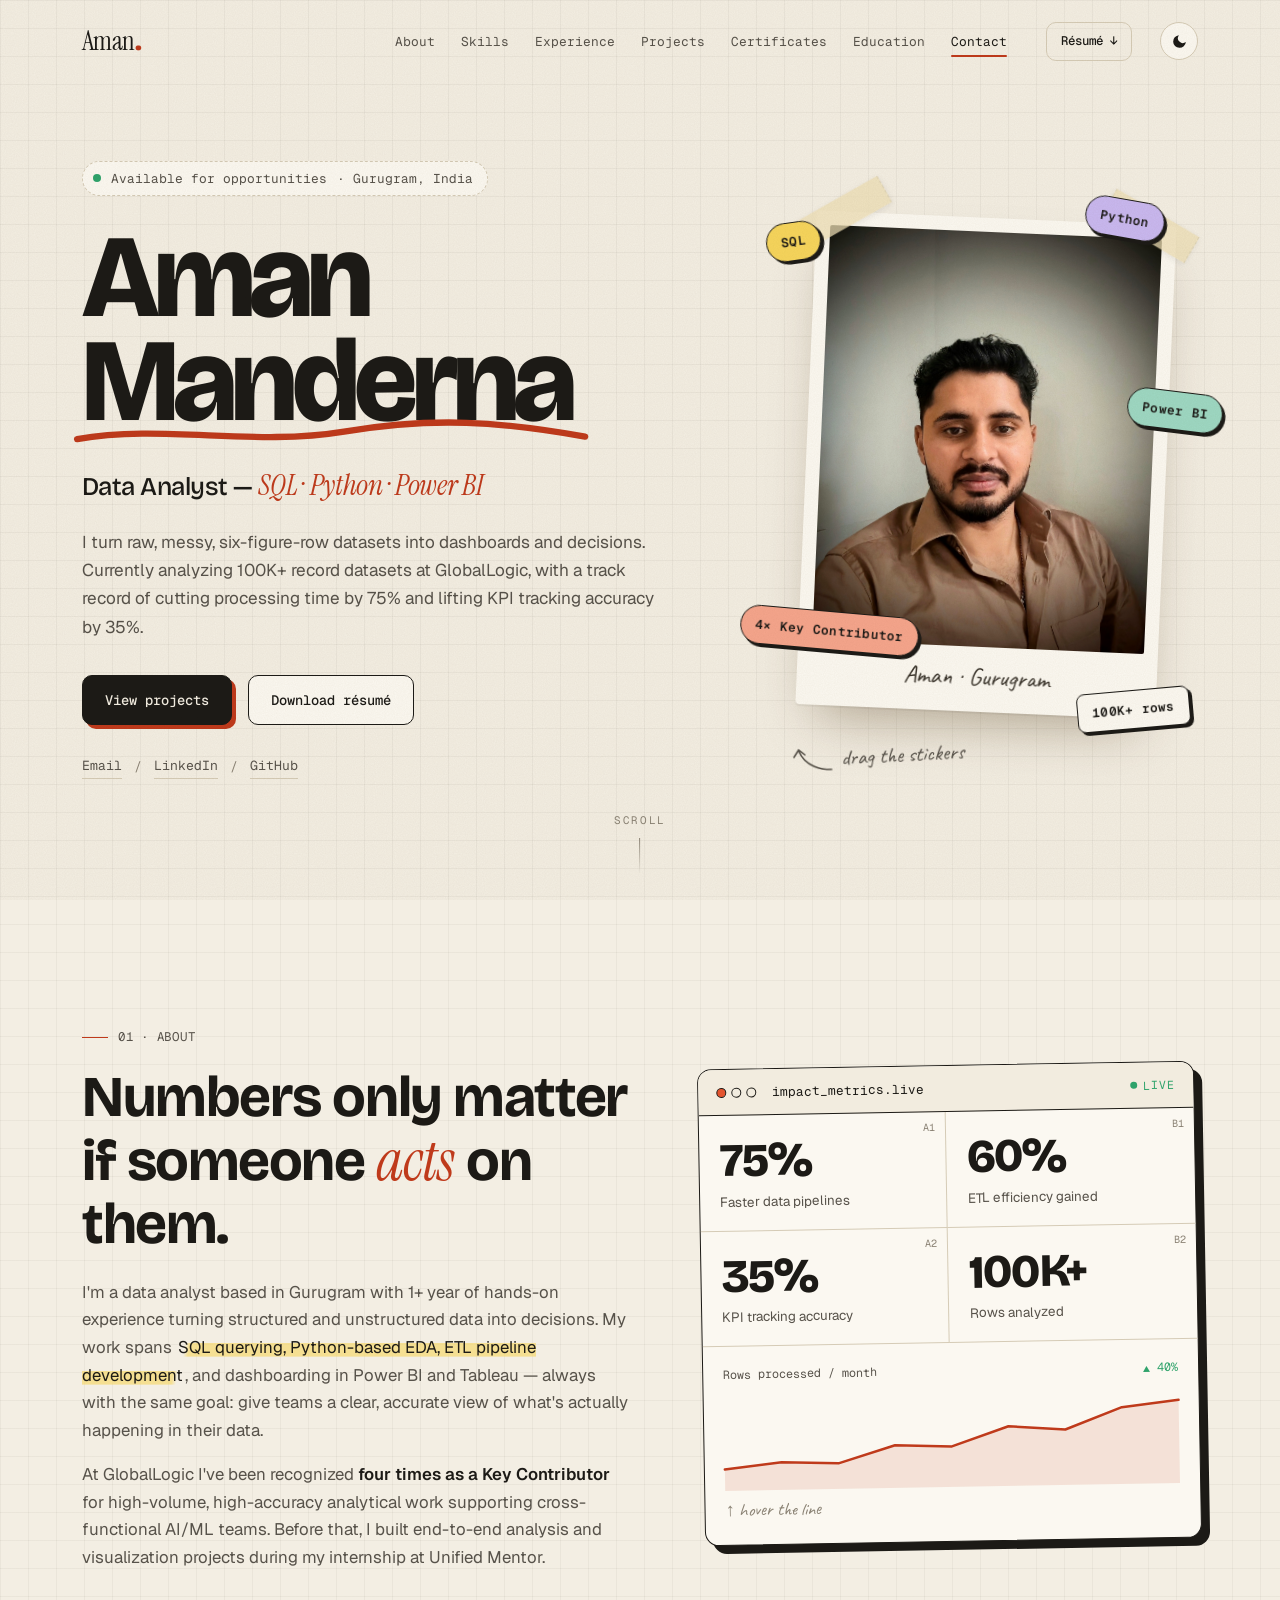
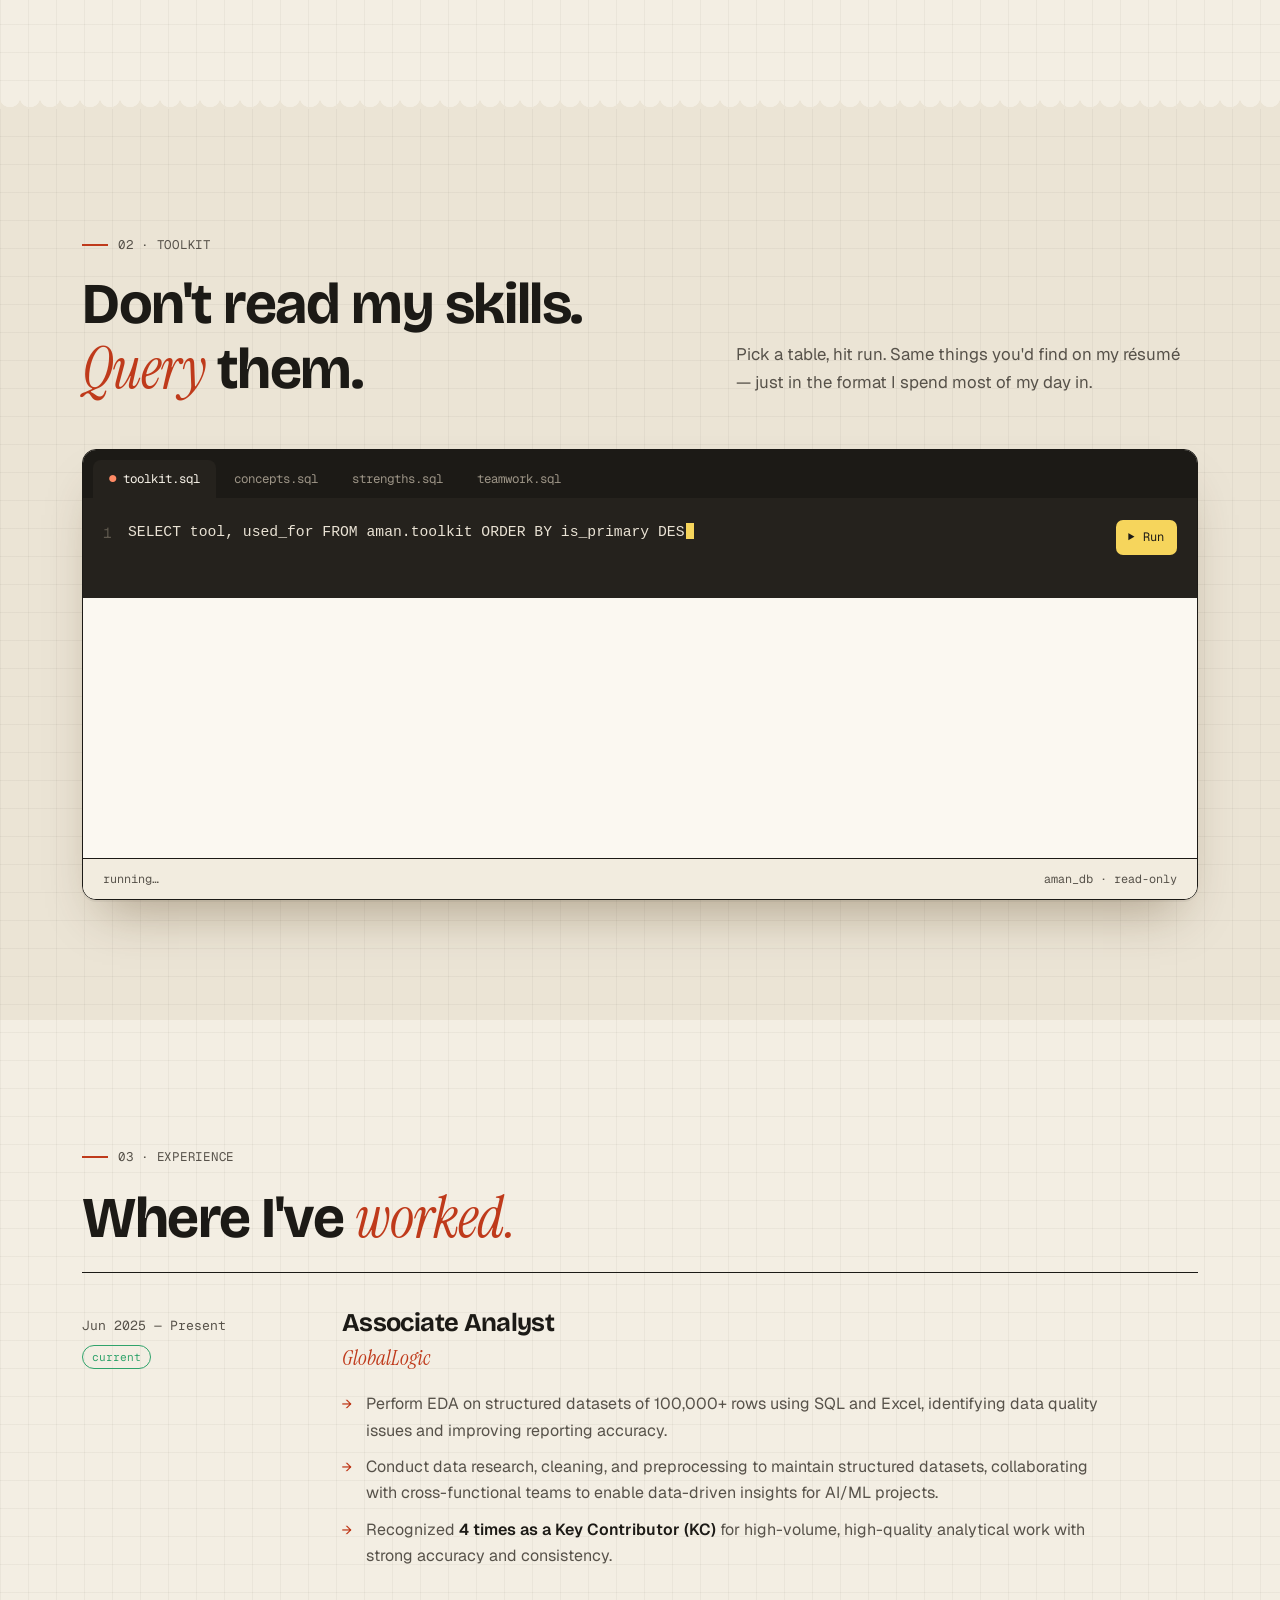
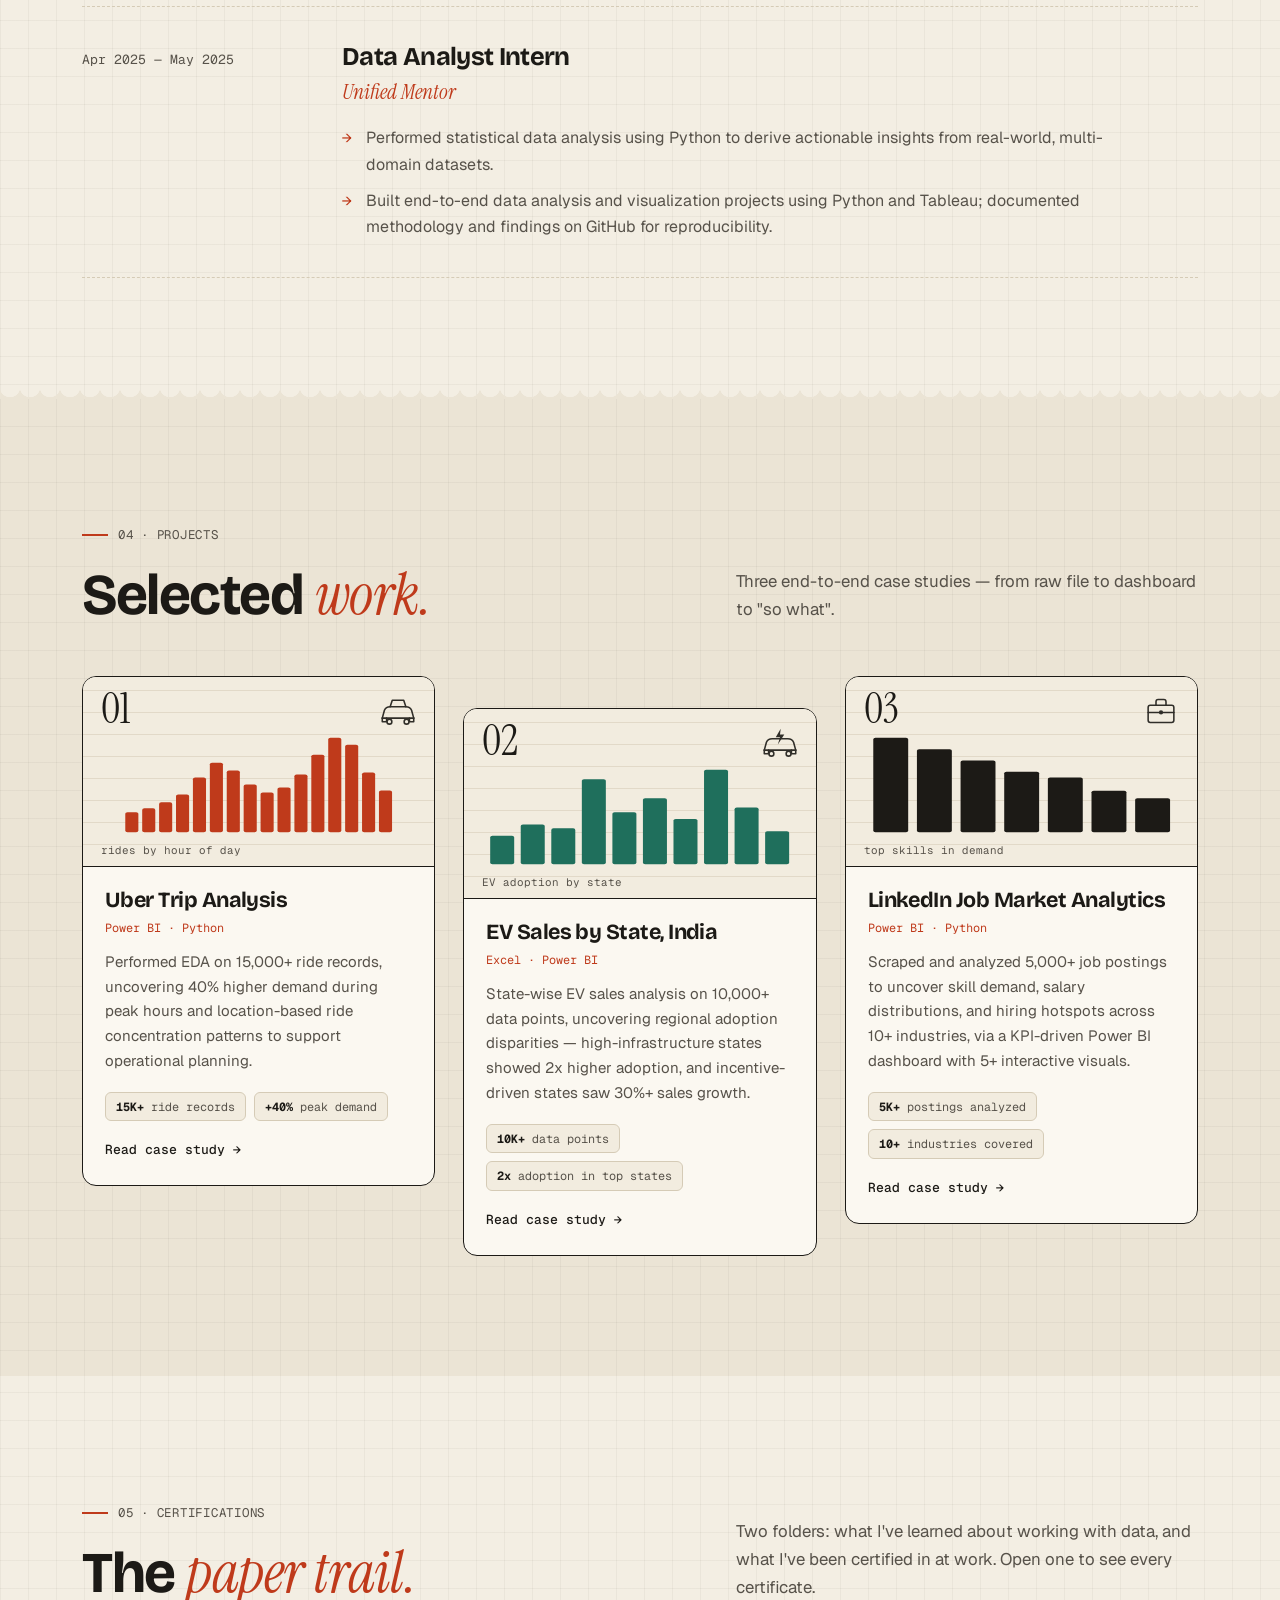
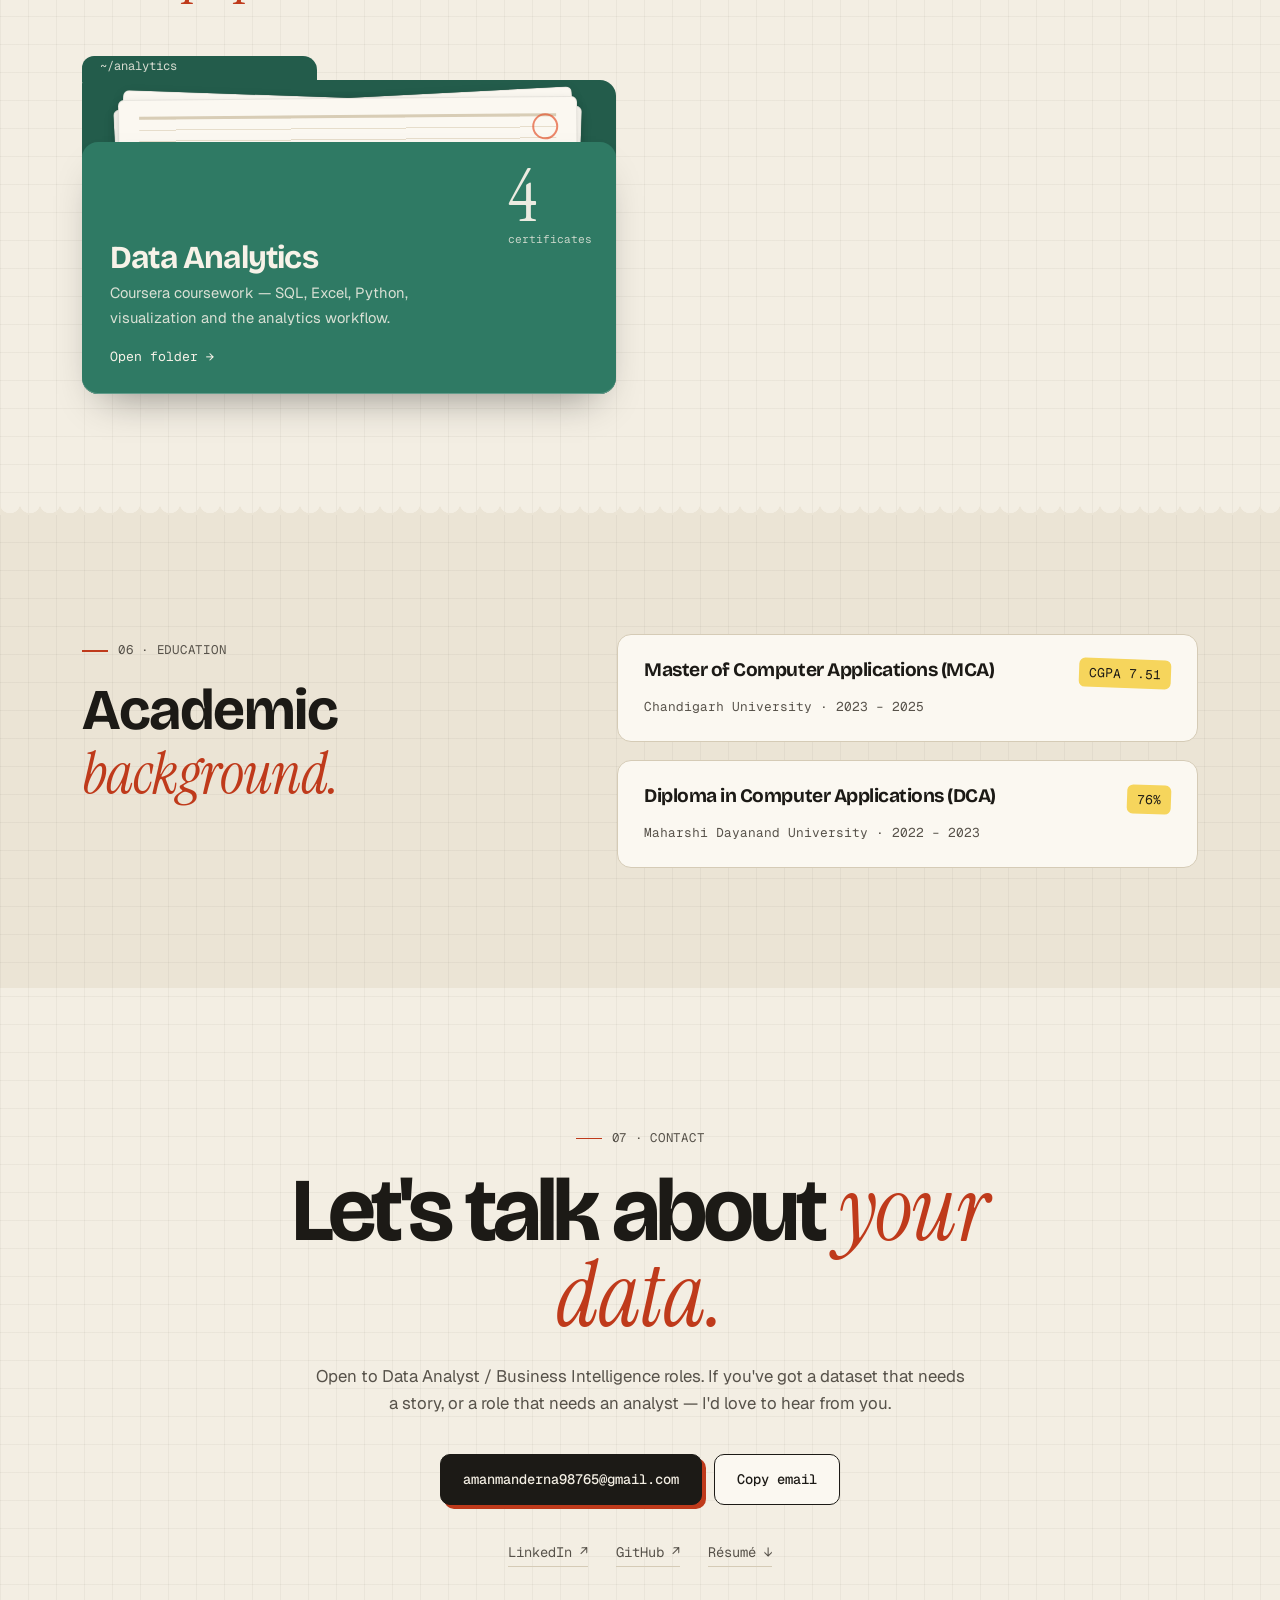
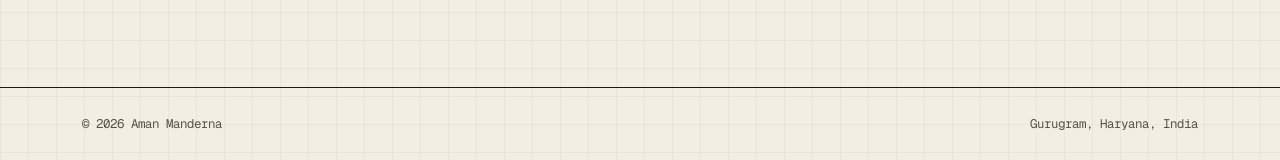
<file: index.html>
<!DOCTYPE html>
<html lang="en">
<head>
<script src="theme.js"></script>
<meta charset="UTF-8">
<meta name="viewport" content="width=device-width, initial-scale=1.0">
<title>Aman Manderna — Data Analyst</title>
<meta name="description" content="Aman Manderna — Data Analyst specializing in SQL, Python, Power BI and dashboard development.">
<link rel="preconnect" href="https://fonts.googleapis.com">
<link rel="preconnect" href="https://fonts.gstatic.com" crossorigin>
<link href="https://fonts.googleapis.com/css2?family=Bricolage+Grotesque:opsz,wght@12..96,400..800&family=Caveat:wght@500;600;700&family=Geist+Mono:wght@400..600&family=Geist:wght@400..600&family=Instrument+Serif:ital@0;1&display=swap" rel="stylesheet">
<link rel="stylesheet" href="style.css">

<!-- Google tag (gtag.js) -->
<script async src="https://www.googletagmanager.com/gtag/js?id=G-N0T9WGLBBM"></script>
<script>
  window.dataLayer = window.dataLayer || [];
  function gtag(){dataLayer.push(arguments);}
  gtag('js', new Date());
  gtag('config', 'G-N0T9WGLBBM');
</script>
</head>
<body>

<div class="progress" id="progress"></div>
<div class="grain" aria-hidden="true"></div>

<!-- ============ NAV ============ -->
<nav class="nav" id="nav">
  <div class="nav-inner">
    <a href="#top" class="logo">Aman<span class="logo-dot">.</span></a>
    <ul class="nav-links">
      <li><a href="#about">About</a></li>
      <li><a href="#skills">Skills</a></li>
      <li><a href="#experience">Experience</a></li>
      <li><a href="#projects">Projects</a></li>
      <li><a href="#certifications">Certificates</a></li>
      <li><a href="#education">Education</a></li>
      <li><a href="#contact">Contact</a></li>
    </ul>
    <a href="assets/Aman_Manderna_Resume.pdf" download class="btn btn-ghost nav-cta">Résumé ↓</a>
    <button class="theme-toggle" id="themeToggle" aria-label="Switch between day and night mode">
      <svg class="icon-moon" viewBox="0 0 24 24" fill="currentColor"><path d="M21 12.79A9 9 0 1 1 11.21 3 7 7 0 0 0 21 12.79z"/></svg>
      <svg class="icon-sun" viewBox="0 0 24 24" fill="none" stroke="currentColor" stroke-width="2" stroke-linecap="round"><circle cx="12" cy="12" r="4.5" fill="currentColor" stroke="none"/><path d="M12 1v3M12 20v3M4.22 4.22l2.12 2.12M17.66 17.66l2.12 2.12M1 12h3M20 12h3M4.22 19.78l2.12-2.12M17.66 6.34l2.12-2.12"/></svg>
    </button>
    <button class="nav-toggle" id="navToggle" aria-label="Toggle menu">
      <span></span><span></span><span></span>
    </button>
  </div>
</nav>

<!-- ============ HERO ============ -->
<header class="hero" id="top">
  <div class="hero-inner">
    <div class="hero-copy">
      <p class="hero-kicker"><span class="status-dot"></span>Available for opportunities<span class="kicker-loc"> · Gurugram, India</span></p>
      <h1 class="hero-name">
        <span class="line">Aman</span>
        <span class="line last">Manderna<svg class="scribble" viewBox="0 0 400 30" preserveAspectRatio="none" aria-hidden="true"><path d="M4 20 C 70 8, 140 26, 210 14 S 330 6, 396 18"/></svg></span>
      </h1>
      <p class="hero-role">Data Analyst — <em>SQL · Python · Power BI</em></p>
      <p class="hero-sub">I turn raw, messy, six-figure-row datasets into dashboards and decisions.
      Currently analyzing 100K+ record datasets at GlobalLogic, with a track record of cutting
      processing time by 75% and lifting KPI tracking accuracy by 35%.</p>
      <div class="hero-cta">
        <a href="#projects" class="btn btn-primary">View projects</a>
        <a href="assets/Aman_Manderna_Resume.pdf" download class="btn btn-outline">Download résumé</a>
      </div>
      <div class="hero-links">
        <a href="mailto:amanmanderna98765@gmail.com">Email</a>
        <span class="dot-sep">/</span>
        <a href="https://linkedin.com/in/AmanManderna" target="_blank" rel="noopener">LinkedIn</a>
        <span class="dot-sep">/</span>
        <a href="https://github.com/AmanManderna" target="_blank" rel="noopener">GitHub</a>
      </div>
    </div>

    <div class="hero-photo" id="photoStage">
      <figure class="polaroid" id="polaroid">
        <span class="tape tape-l" aria-hidden="true"></span>
        <span class="tape tape-r" aria-hidden="true"></span>
        <div class="polaroid-img">
          <!-- Put your photo at assets/profile.jpg (portrait works best, roughly 4:5) -->
          <img src="assets/profile.jpg" alt="Portrait of Aman Manderna" onerror="this.parentElement.classList.add('no-photo'); this.remove();">
          <div class="photo-fallback" aria-hidden="true"><div>AM<small>photo coming soon</small></div></div>
        </div>
        <figcaption>Aman · Gurugram</figcaption>
      </figure>
      <span class="sticker s1" data-drag>SQL</span>
      <span class="sticker s5" data-drag>Python</span>
      <span class="sticker s2" data-drag>Power BI</span>
      <span class="sticker s3" data-drag>4× Key Contributor</span>
      <span class="sticker s4" data-drag>100K+ rows</span>
      <p class="hand-note" aria-hidden="true">
        <svg viewBox="0 0 44 30"><path d="M40 26 C 30 26, 14 22, 8 6"/><path d="M3 12 L8 5 L14 10"/></svg>
        drag the stickers
      </p>
    </div>
  </div>
  <div class="scroll-cue"><span>scroll</span><div class="scroll-line"></div></div>
</header>

<main>

<!-- ============ ABOUT ============ -->
<section class="section" id="about">
  <div class="section-inner about-grid">
    <div class="section-head">
      <p class="eyebrow-sm">01 · About</p>
      <h2 class="section-title">Numbers only matter if someone <em>acts</em> on them.</h2>
      <p class="section-text">
        I'm a data analyst based in Gurugram with 1+ year of hands-on experience turning
        structured and unstructured data into decisions. My work spans <span class="hl">SQL querying, Python-based
        EDA, ETL pipeline development</span>, and dashboarding in Power BI and Tableau — always with the
        same goal: give teams a clear, accurate view of what's actually happening in their data.
      </p>
      <p class="section-text">
        At GlobalLogic I've been recognized <strong>four times as a Key Contributor</strong> for high-volume,
        high-accuracy analytical work supporting cross-functional AI/ML teams. Before that, I
        built end-to-end analysis and visualization projects during my internship at Unified Mentor.
      </p>
    </div>

    <div class="dashboard-card" id="dashCard">
      <div class="dashboard-head">
        <div class="dash-title">
          <span class="dash-dots" aria-hidden="true"><i></i><i></i><i></i></span>
          <span>impact_metrics.live</span>
        </div>
        <div class="dash-tag"><span class="pulse"></span>live</div>
      </div>

      <div class="stat-grid">
        <div class="stat" data-cell="A1">
          <div class="stat-num" data-count="75" data-suffix="%">0%</div>
          <div class="stat-label">Faster data pipelines</div>
        </div>
        <div class="stat" data-cell="B1">
          <div class="stat-num" data-count="60" data-suffix="%">0%</div>
          <div class="stat-label">ETL efficiency gained</div>
        </div>
        <div class="stat" data-cell="A2">
          <div class="stat-num" data-count="35" data-suffix="%">0%</div>
          <div class="stat-label">KPI tracking accuracy</div>
        </div>
        <div class="stat" data-cell="B2">
          <div class="stat-num" data-count="100" data-suffix="K+">0</div>
          <div class="stat-label">Rows analyzed</div>
        </div>
      </div>

      <div class="chart-wrap">
        <div class="chart-label">
          <span>Rows processed / month</span>
          <span class="chart-trend">▲ 40%</span>
        </div>
        <div class="chart-box" id="chartBox">
          <svg viewBox="0 0 320 90" class="mini-chart" preserveAspectRatio="none" aria-hidden="true">
            <polyline class="chart-area" points="0,70 40,64 80,66 120,50 160,52 200,34 240,38 280,18 320,12 320,90 0,90" />
            <polyline class="chart-line" id="chartLine" points="0,70 40,64 80,66 120,50 160,52 200,34 240,38 280,18 320,12" />
          </svg>
          <span class="chart-cross" id="chartCross"></span>
          <span class="chart-dot" id="chartDot"></span>
        </div>
        <p class="chart-hint">↑ hover the line</p>
      </div>
    </div>
  </div>
</section>

<!-- ============ SKILLS (query console) ============ -->
<section class="section section-alt" id="skills">
  <div class="section-inner">
    <div class="section-head-row">
      <div>
        <p class="eyebrow-sm">02 · Toolkit</p>
        <h2 class="section-title">Don't read my skills. <em>Query</em> them.</h2>
      </div>
      <p class="section-text">Pick a table, hit run. Same things you'd find on my résumé — just in the format I spend most of my day in.</p>
    </div>

    <div class="console" id="console">
      <div class="console-tabs" role="tablist" aria-label="Skill tables">
        <button class="console-tab" role="tab" aria-selected="true" data-q="0">toolkit.sql</button>
        <button class="console-tab" role="tab" aria-selected="false" data-q="1">concepts.sql</button>
        <button class="console-tab" role="tab" aria-selected="false" data-q="2">strengths.sql</button>
        <button class="console-tab" role="tab" aria-selected="false" data-q="3">teamwork.sql</button>
      </div>
      <div class="console-editor">
        <span class="ln">1</span>
        <code class="console-code" id="queryText">SELECT tool, used_for FROM aman.toolkit ORDER BY is_primary DESC;</code>
        <button class="console-run" id="runQuery" aria-label="Run query">▶ Run</button>
      </div>

      <div class="console-result" aria-live="polite">
        <div class="result-panel active" data-panel="0">
          <table class="result-table">
            <thead><tr><th>#</th><th>tool</th><th>used_for</th></tr></thead>
            <tbody>
              <tr><td>1</td><td>SQL <span class="star" title="primary">★</span></td><td class="muted">querying &amp; data extraction</td></tr>
              <tr><td>2</td><td>Python <span class="star" title="primary">★</span></td><td class="muted">EDA &amp; statistical analysis</td></tr>
              <tr><td>3</td><td>Power BI <span class="star" title="primary">★</span></td><td class="muted">dashboards &amp; KPI reporting</td></tr>
              <tr><td>4</td><td>Tableau</td><td class="muted">dashboards</td></tr>
              <tr><td>5</td><td>Excel</td><td class="muted">analysis &amp; quick modelling</td></tr>
              <tr><td>6</td><td>Pandas</td><td class="muted">data wrangling</td></tr>
              <tr><td>7</td><td>NumPy</td><td class="muted">numerical work</td></tr>
              <tr><td>8</td><td>Matplotlib</td><td class="muted">plotting</td></tr>
              <tr><td>9</td><td>DAX</td><td class="muted">BI measures</td></tr>
              <tr><td>10</td><td>Power Query</td><td class="muted">ETL &amp; data shaping</td></tr>
            </tbody>
          </table>
        </div>
        <div class="result-panel" data-panel="1">
          <table class="result-table">
            <thead><tr><th>#</th><th>concept</th></tr></thead>
            <tbody>
              <tr><td>1</td><td>Exploratory Data Analysis</td></tr>
              <tr><td>2</td><td>Data Cleaning</td></tr>
              <tr><td>3</td><td>ETL Development</td></tr>
              <tr><td>4</td><td>Data Modeling</td></tr>
              <tr><td>5</td><td>Data Warehousing</td></tr>
              <tr><td>6</td><td>Dashboard Development</td></tr>
              <tr><td>7</td><td>KPI Reporting</td></tr>
              <tr><td>8</td><td>Statistical Analysis</td></tr>
            </tbody>
          </table>
        </div>
        <div class="result-panel" data-panel="2">
          <table class="result-table">
            <thead><tr><th>#</th><th>strength</th></tr></thead>
            <tbody>
              <tr><td>1</td><td>Data Quality</td></tr>
              <tr><td>2</td><td>Problem Solving</td></tr>
              <tr><td>3</td><td>Attention to Detail</td></tr>
              <tr><td>4</td><td>Business Intelligence</td></tr>
            </tbody>
          </table>
        </div>
        <div class="result-panel" data-panel="3">
          <table class="result-table">
            <thead><tr><th>#</th><th>skill</th></tr></thead>
            <tbody>
              <tr><td>1</td><td>Stakeholder Communication</td></tr>
              <tr><td>2</td><td>Team Collaboration</td></tr>
              <tr><td>3</td><td>Time Management</td></tr>
              <tr><td>4</td><td>Data-Driven Decisions</td></tr>
            </tbody>
          </table>
        </div>
      </div>
      <div class="console-status">
        <span id="queryStatus"><span class="ok">✓</span> 10 rows returned</span>
        <span>aman_db · read-only</span>
      </div>
    </div>
  </div>
</section>

<!-- ============ EXPERIENCE ============ -->
<section class="section" id="experience">
  <div class="section-inner">
    <p class="eyebrow-sm">03 · Experience</p>
    <h2 class="section-title">Where I've <em>worked.</em></h2>

    <div class="timeline">
      <div class="timeline-item">
        <div class="timeline-date">Jun 2025 — Present<br><span class="now">current</span></div>
        <div class="timeline-content">
          <h3 class="timeline-role">Associate Analyst</h3>
          <div class="timeline-org">GlobalLogic</div>
          <ul class="timeline-list">
            <li>Perform EDA on structured datasets of 100,000+ rows using SQL and Excel, identifying data quality issues and improving reporting accuracy.</li>
            <li>Conduct data research, cleaning, and preprocessing to maintain structured datasets, collaborating with cross-functional teams to enable data-driven insights for AI/ML projects.</li>
            <li>Recognized <strong>4 times as a Key Contributor (KC)</strong> for high-volume, high-quality analytical work with strong accuracy and consistency.</li>
          </ul>
        </div>
      </div>

      <div class="timeline-item">
        <div class="timeline-date">Apr 2025 — May 2025</div>
        <div class="timeline-content">
          <h3 class="timeline-role">Data Analyst Intern</h3>
          <div class="timeline-org">Unified Mentor</div>
          <ul class="timeline-list">
            <li>Performed statistical data analysis using Python to derive actionable insights from real-world, multi-domain datasets.</li>
            <li>Built end-to-end data analysis and visualization projects using Python and Tableau; documented methodology and findings on GitHub for reproducibility.</li>
          </ul>
        </div>
      </div>
    </div>
  </div>
</section>

<!-- ============ PROJECTS ============ -->
<section class="section section-alt" id="projects">
  <div class="section-inner">
    <div class="section-head-row">
      <div>
        <p class="eyebrow-sm">04 · Projects</p>
        <h2 class="section-title">Selected <em>work.</em></h2>
      </div>
      <p class="section-text">Three end-to-end case studies — from raw file to dashboard to "so what".</p>
    </div>

    <div class="projects-grid">

      <article class="project-card">
        <a href="project-uber.html" class="project-card-anchor" aria-label="View Uber Trip Analysis case study"></a>
        <div class="project-visual">
          <span class="project-num">01</span>
          <svg viewBox="0 0 56 56" class="project-visual-icon" fill="none" stroke="currentColor" stroke-width="2.2" stroke-linecap="round" stroke-linejoin="round" aria-hidden="true">
            <path d="M6 38 L9 27 Q11 22 17 22 L39 22 Q45 22 47 27 L50 38"/>
            <path d="M6 38 L6 43 L12 43 L12 38 M44 38 L44 43 L50 43 L50 38"/>
            <path d="M6 38 L50 38"/>
            <circle cx="16" cy="43" r="3.4"/>
            <circle cx="40" cy="43" r="3.4"/>
            <path d="M17 22 L20 13 L36 13 L39 22"/>
          </svg>
          <svg viewBox="0 0 300 140" class="project-chart" preserveAspectRatio="none" aria-hidden="true"><g class="bars bars-uber"></g></svg>
          <div class="project-visual-label">rides by hour of day</div>
        </div>
        <div class="project-body">
          <div class="project-top">
            <h3>Uber Trip Analysis</h3>
            <span class="project-tools">Power BI · Python</span>
          </div>
          <p>Performed EDA on 15,000+ ride records, uncovering 40% higher demand during peak
          hours and location-based ride concentration patterns to support operational planning.</p>
          <div class="project-stats">
            <span><strong>15K+</strong> ride records</span>
            <span><strong>+40%</strong> peak demand</span>
          </div>
          <span class="project-cta">Read case study →</span>
        </div>
      </article>

      <article class="project-card">
        <a href="project-ev.html" class="project-card-anchor" aria-label="View EV Sales case study"></a>
        <div class="project-visual">
          <span class="project-num">02</span>
          <svg viewBox="0 0 56 56" class="project-visual-icon" fill="none" stroke="currentColor" stroke-width="2.2" stroke-linecap="round" stroke-linejoin="round" aria-hidden="true">
            <path d="M6 38 L9 27 Q11 22 17 22 L39 22 Q45 22 47 27 L50 38"/>
            <path d="M6 38 L6 43 L12 43 L12 38 M44 38 L44 43 L50 43 L50 38"/>
            <path d="M6 38 L50 38"/>
            <circle cx="16" cy="43" r="3.4"/>
            <circle cx="40" cy="43" r="3.4"/>
            <path d="M29 8 L22 20 L28 20 L25 30 L34 16 L28 16 Z" fill="currentColor" stroke="none"/>
          </svg>
          <svg viewBox="0 0 300 140" class="project-chart" preserveAspectRatio="none" aria-hidden="true"><g class="bars bars-ev"></g></svg>
          <div class="project-visual-label">EV adoption by state</div>
        </div>
        <div class="project-body">
          <div class="project-top">
            <h3>EV Sales by State, India</h3>
            <span class="project-tools">Excel · Power BI</span>
          </div>
          <p>State-wise EV sales analysis on 10,000+ data points, uncovering regional adoption
          disparities — high-infrastructure states showed 2x higher adoption, and incentive-driven
          states saw 30%+ sales growth.</p>
          <div class="project-stats">
            <span><strong>10K+</strong> data points</span>
            <span><strong>2x</strong> adoption in top states</span>
          </div>
          <span class="project-cta">Read case study →</span>
        </div>
      </article>

      <article class="project-card">
        <a href="project-linkedin.html" class="project-card-anchor" aria-label="View LinkedIn Job Market Analytics case study"></a>
        <div class="project-visual">
          <span class="project-num">03</span>
          <svg viewBox="0 0 56 56" class="project-visual-icon" fill="none" stroke="currentColor" stroke-width="2.2" stroke-linecap="round" stroke-linejoin="round" aria-hidden="true">
            <rect x="10" y="20" width="36" height="24" rx="3"/>
            <path d="M21 20 L21 15 Q21 12 24 12 L32 12 Q35 12 35 15 L35 20"/>
            <path d="M10 30 L46 30"/>
            <circle cx="28" cy="30" r="3" fill="currentColor" stroke="none"/>
          </svg>
          <svg viewBox="0 0 300 140" class="project-chart" preserveAspectRatio="none" aria-hidden="true"><g class="bars bars-linkedin"></g></svg>
          <div class="project-visual-label">top skills in demand</div>
        </div>
        <div class="project-body">
          <div class="project-top">
            <h3>LinkedIn Job Market Analytics</h3>
            <span class="project-tools">Power BI · Python</span>
          </div>
          <p>Scraped and analyzed 5,000+ job postings to uncover skill demand, salary
          distributions, and hiring hotspots across 10+ industries, via a KPI-driven Power BI
          dashboard with 5+ interactive visuals.</p>
          <div class="project-stats">
            <span><strong>5K+</strong> postings analyzed</span>
            <span><strong>10+</strong> industries covered</span>
          </div>
          <span class="project-cta">Read case study →</span>
        </div>
      </article>

    </div>
  </div>
</section>

<!-- ============ CERTIFICATIONS ============ -->
<section class="section" id="certifications">
  <div class="section-inner">
    <div class="section-head-row">
      <div>
        <p class="eyebrow-sm">05 · Certifications</p>
        <h2 class="section-title">The <em>paper trail.</em></h2>
      </div>
      <p class="section-text">Two folders: what I've learned about working with data, and what I've been certified in at work. Open one to see every certificate.</p>
    </div>

    <div class="cert-folders">
      <a href="certificates-analytics.html" class="folder analytics" aria-label="Open Data Analytics certifications">
        <span class="folder-tab-label">~/analytics</span>
        <div class="folder-back"></div>
        <div class="folder-papers" aria-hidden="true"><span></span><span></span><span></span></div>
        <div class="folder-front">
          <span class="folder-count"><span data-cert-count="analytics">—</span><small>certificates</small></span>
          <h3>Data Analytics</h3>
          <p>Coursera coursework — SQL, Excel, Python, visualization and the analytics workflow.</p>
          <span class="folder-cta">Open folder <span class="arr">→</span></span>
        </div>
      </a>

     <!-- <a href="certificates-corporate.html" class="folder corporate" aria-label="Open Organisation and Corporate certifications">
        <span class="folder-tab-label">~/corporate</span>
        <div class="folder-back"></div>
        <div class="folder-papers" aria-hidden="true"><span></span><span></span><span></span></div>
        <div class="folder-front">
          <span class="folder-count"><span data-cert-count="corporate">—</span><small>certificates</small></span>
          <h3>Organisation &amp; Corporate</h3>
          <p>GlobalLogic — data security, device security, cyber security, POSH and Six Sigma.</p>
          <span class="folder-cta">Open folder <span class="arr">→</span></span>
        </div>
      </a> -->
    </div>
  </div>
</section>

<!-- ============ EDUCATION ============ -->
<section class="section section-alt" id="education">
  <div class="section-inner edu-grid">
    <div>
      <p class="eyebrow-sm">06 · Education</p>
      <h2 class="section-title">Academic <em>background.</em></h2>
    </div>
    <div class="edu-list">
      <div class="edu-card">
        <div class="edu-top">
          <h3>Master of Computer Applications (MCA)</h3>
          <span class="edu-score">CGPA 7.51</span>
        </div>
        <div class="edu-org">Chandigarh University · 2023 – 2025</div>
      </div>
      <div class="edu-card">
        <div class="edu-top">
          <h3>Diploma in Computer Applications (DCA)</h3>
          <span class="edu-score">76%</span>
        </div>
        <div class="edu-org">Maharshi Dayanand University · 2022 – 2023</div>
      </div>
    </div>
  </div>
</section>

<!-- ============ CONTACT ============ -->
<section class="section contact" id="contact">
  <div class="section-inner contact-inner">
    <p class="eyebrow-sm">07 · Contact</p>
    <h2 class="section-title contact-title">Let's talk about <em>your data.</em></h2>
    <p class="section-text contact-text">
      Open to Data Analyst / Business Intelligence roles. If you've got a dataset that needs a
      story, or a role that needs an analyst — I'd love to hear from you.
    </p>
    <div class="contact-actions">
      <a href="mailto:amanmanderna98765@gmail.com" class="btn btn-primary">amanmanderna98765@gmail.com</a>
      <button class="btn btn-outline copy-btn" id="copyEmail" data-email="amanmanderna98765@gmail.com">Copy email</button>
    </div>
    <div class="contact-socials">
      <a href="https://linkedin.com/in/AmanManderna" target="_blank" rel="noopener">LinkedIn ↗</a>
      <a href="https://github.com/AmanManderna" target="_blank" rel="noopener">GitHub ↗</a>
      <a href="assets/Aman_Manderna_Resume.pdf" download>Résumé ↓</a>
    </div>
  </div>
</section>

</main>

<footer class="footer">
  <div class="footer-inner">
    <span>© 2026 Aman Manderna</span>
    <span>Gurugram, Haryana, India</span>
  </div>
</footer>

<script src="certificates-data.js"></script>
<script src="script.js"></script>
</body>
</html>
</file>
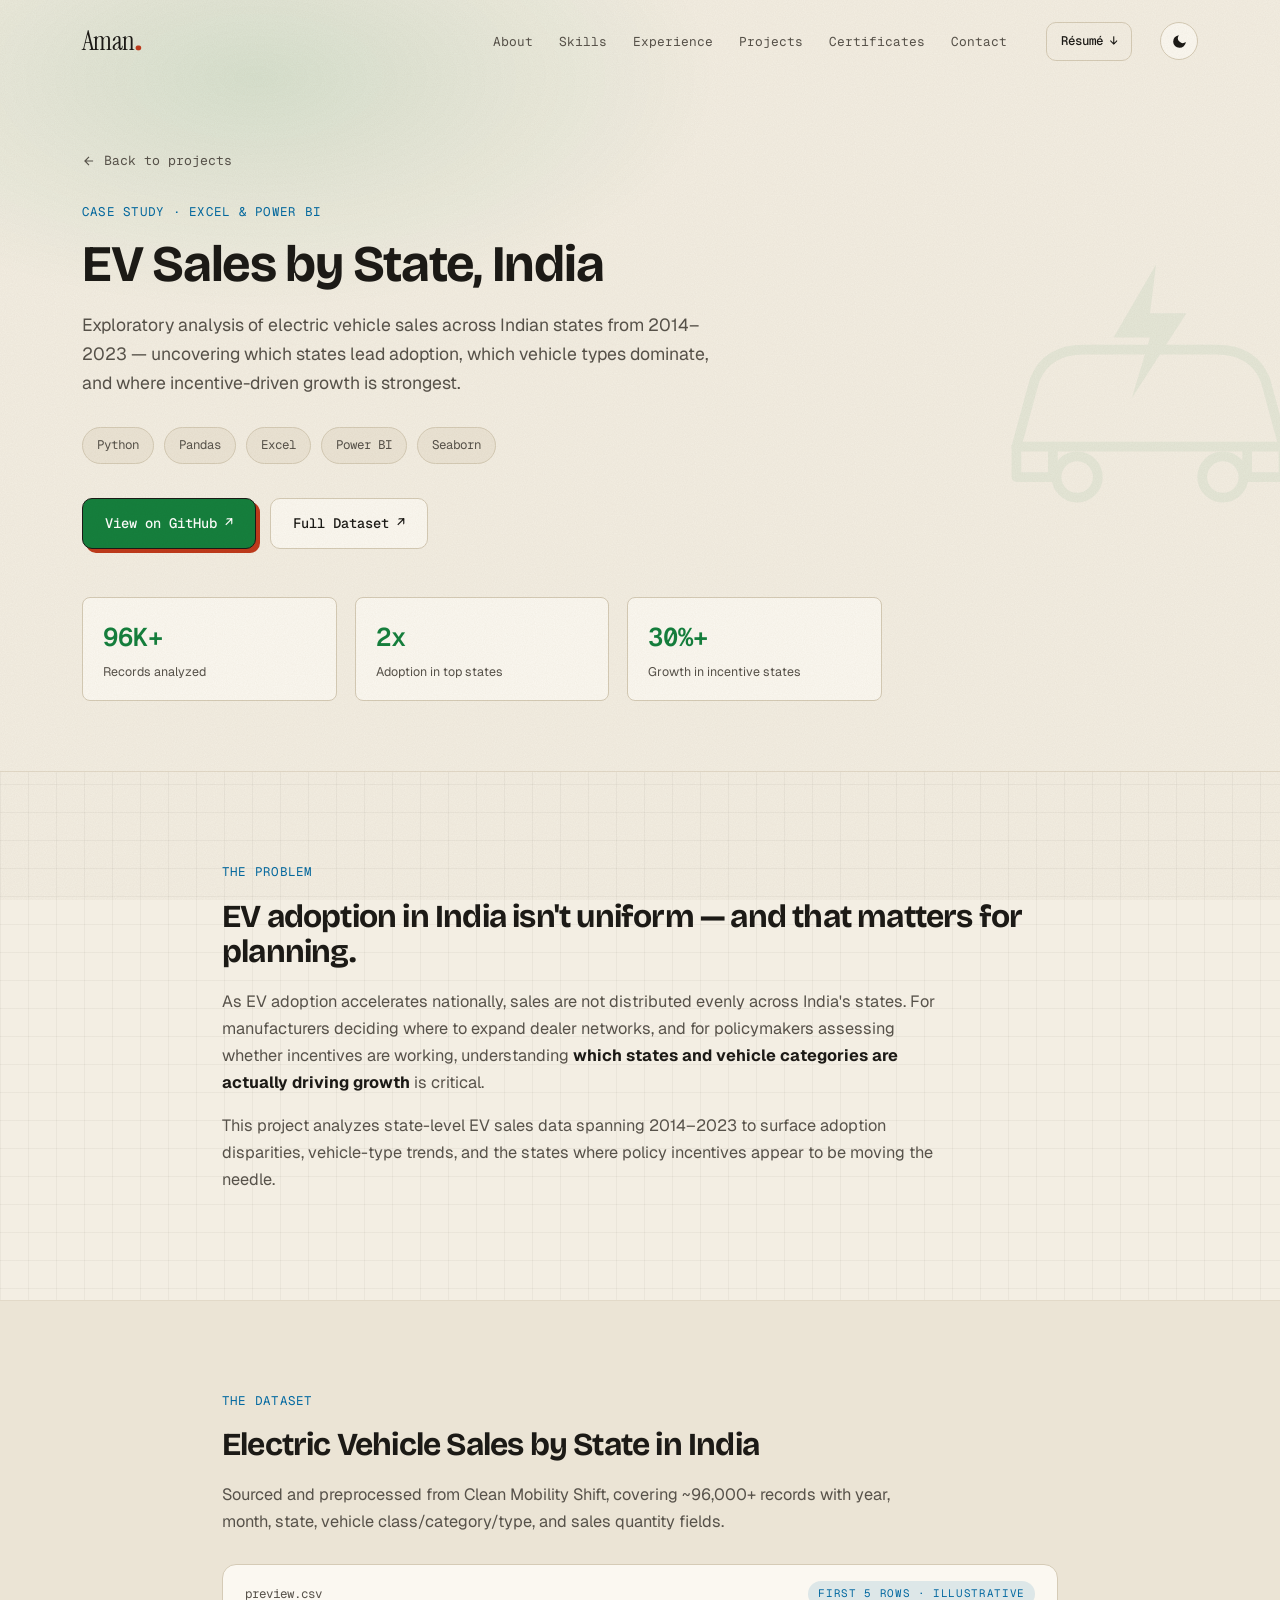
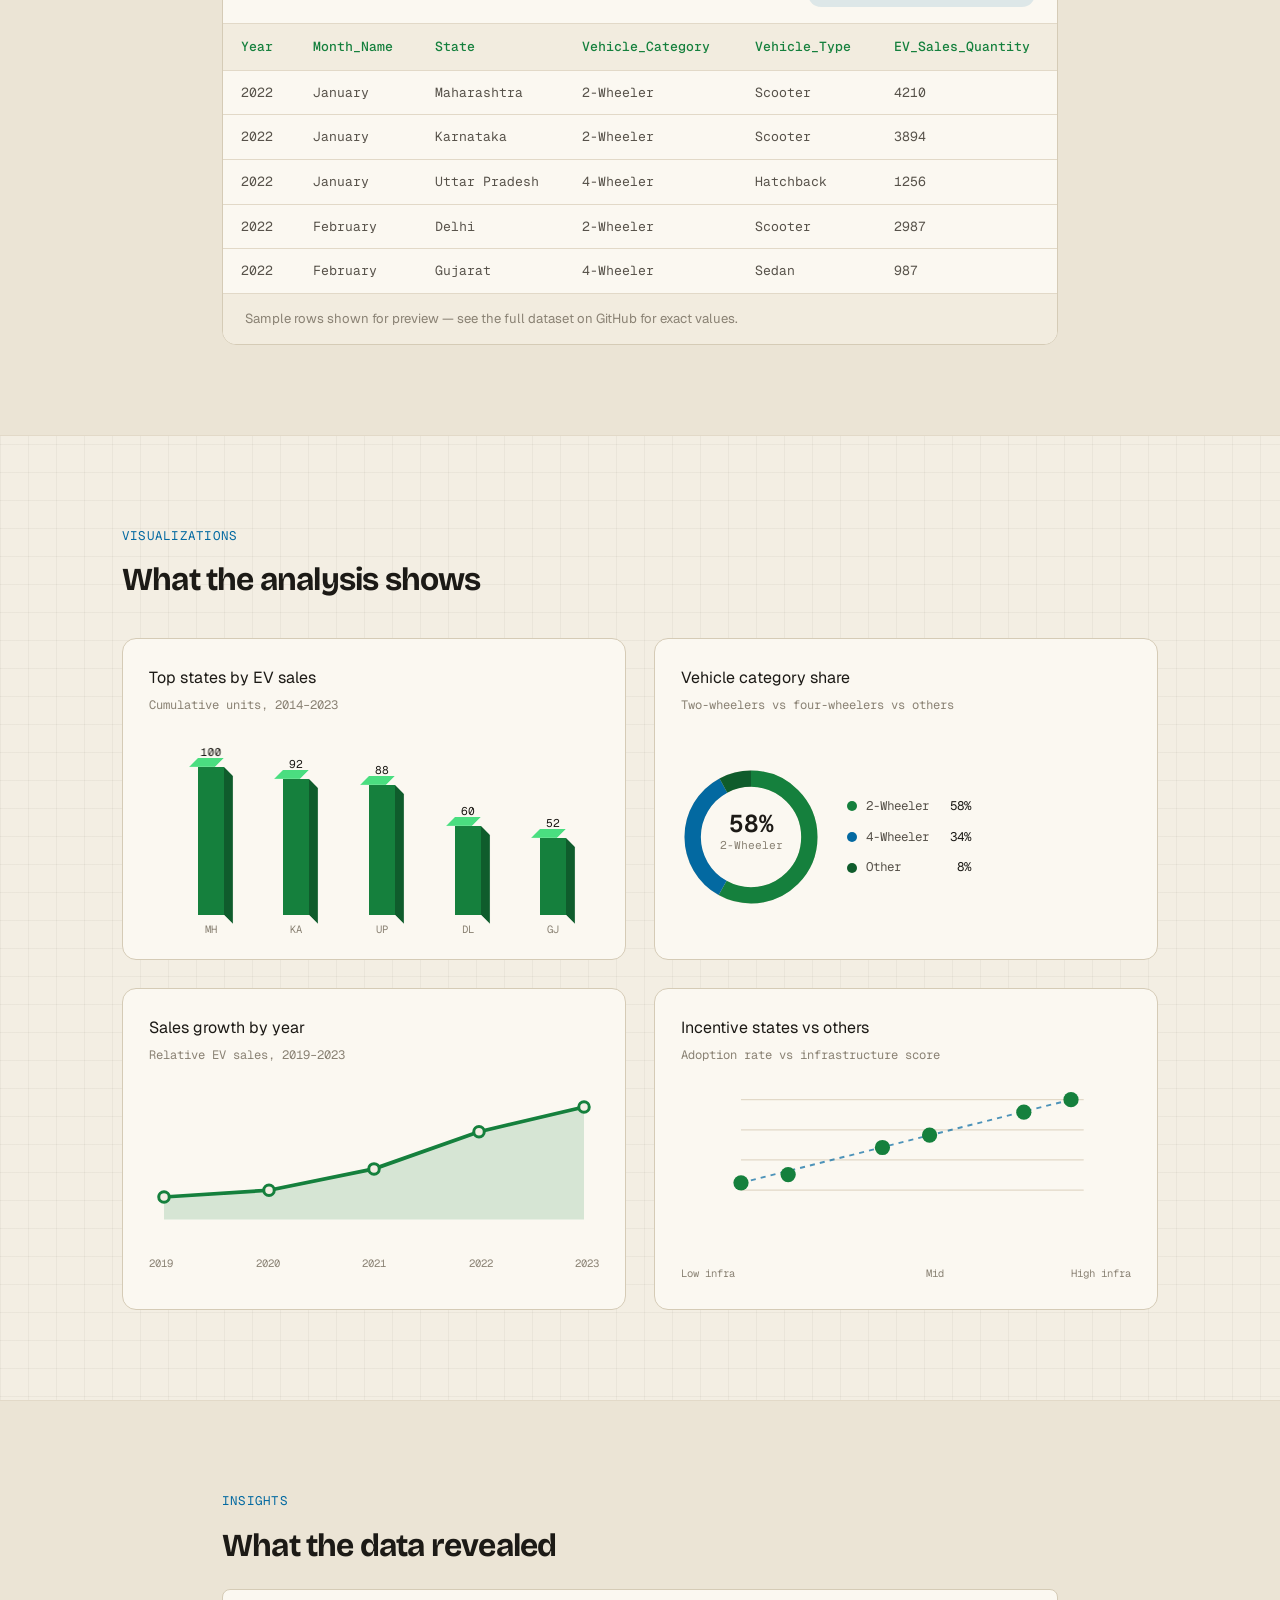
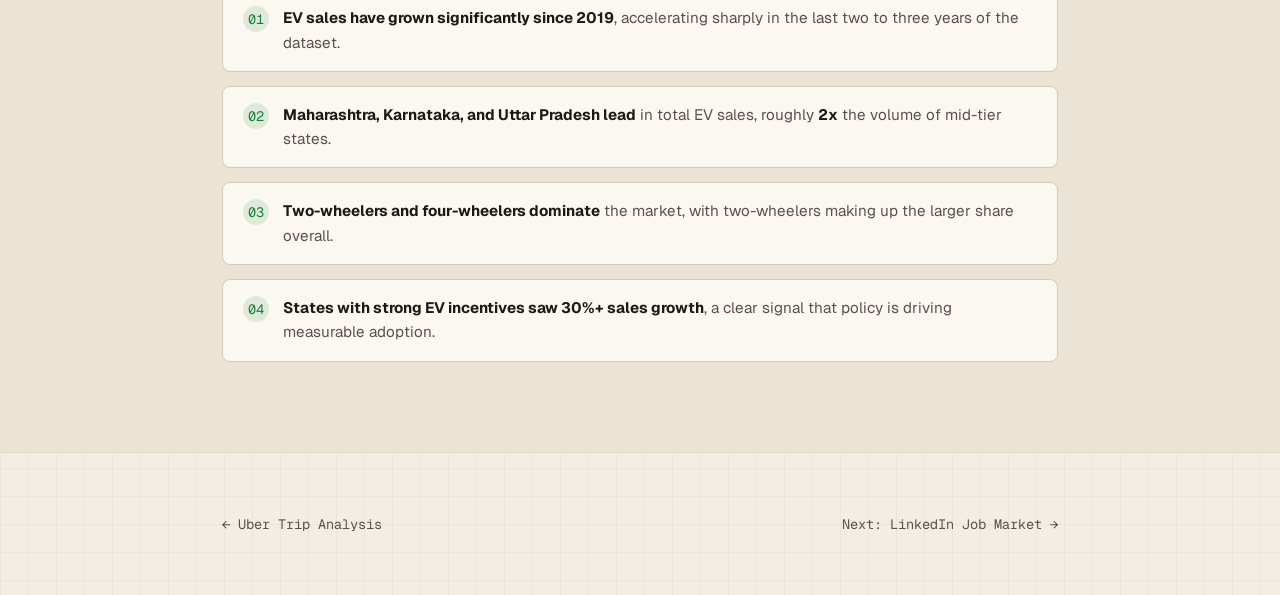
<file: project-ev.html>
<!DOCTYPE html>
<html lang="en">
<head>
<script src="theme.js"></script>

  <!-- Google tag (gtag.js) -->
<script async src="https://www.googletagmanager.com/gtag/js?id=G-N0T9WGLBBM"></script>
<script>
  window.dataLayer = window.dataLayer || [];
  function gtag(){dataLayer.push(arguments);}
  gtag('js', new Date());
  gtag('config', 'G-N0T9WGLBBM');
</script>
  
<meta charset="UTF-8">
<meta name="viewport" content="width=device-width, initial-scale=1.0">
<title>EV Sales by State, India — Case Study | Aman Manderna</title>
<meta name="description" content="State-wise EV sales analysis across India (2014-2023), uncovering regional adoption disparities and growth drivers.">
<link rel="preconnect" href="https://fonts.googleapis.com">
<link rel="preconnect" href="https://fonts.gstatic.com" crossorigin>
<link href="https://fonts.googleapis.com/css2?family=Bricolage+Grotesque:opsz,wght@12..96,400..800&family=Caveat:wght@500;600;700&family=Geist+Mono:wght@400..600&family=Geist:wght@400..600&family=Instrument+Serif:ital@0;1&display=swap" rel="stylesheet">
<link rel="stylesheet" href="style.css">
<link rel="stylesheet" href="project.css">
<style>
  :root{
    --proj-accent: #15803D; --proj-accent-dim: #0F5C2C; --proj-accent-light: #4ADE80; --proj-accent-soft: rgba(21,128,61,0.12);
    --proj-secondary: #0369A1; --proj-secondary-dim: #024B73; --proj-secondary-light: #7DD3FC; --proj-secondary-soft: rgba(3,105,161,0.12);
    --proj-accent-text: #FFFFFF;
  }
  [data-theme="dark"]{
    --proj-accent: #22C55E; --proj-accent-dim: #15803D; --proj-accent-light: #86EFAC; --proj-accent-soft: rgba(34,197,94,0.14);
    --proj-secondary: #38BDF8; --proj-secondary-dim: #0369A1; --proj-secondary-light: #A5E6FF; --proj-secondary-soft: rgba(56,189,248,0.14);
    --proj-accent-text: #0E0D0B;
  }
</style>

<script async src="https://www.googletagmanager.com/gtag/js?id=G-N0T9WGLBBM"></script>
<script>
  window.dataLayer = window.dataLayer || [];
  function gtag(){dataLayer.push(arguments);}
  gtag('js', new Date());
  gtag('config', 'G-N0T9WGLBBM');
</script>
</head>
<body>

<div class="progress" id="progress"></div>
<div class="grain" aria-hidden="true"></div>

<nav class="nav" id="nav">
  <div class="nav-inner">
    <a href="index.html" class="logo">Aman<span class="logo-dot">.</span></a>
    <ul class="nav-links">
      <li><a href="index.html#about">About</a></li>
      <li><a href="index.html#skills">Skills</a></li>
      <li><a href="index.html#experience">Experience</a></li>
      <li><a href="index.html#projects">Projects</a></li>
      <li><a href="index.html#certifications">Certificates</a></li>
      <li><a href="index.html#contact">Contact</a></li>
    </ul>
    <a href="assets/Aman_Manderna_Resume.pdf" download class="btn btn-ghost nav-cta">Résumé ↓</a>
    <button class="theme-toggle" id="themeToggle" aria-label="Toggle day/night mode">
      <svg class="icon-moon" viewBox="0 0 24 24" fill="currentColor"><path d="M21 12.79A9 9 0 1 1 11.21 3 7 7 0 0 0 21 12.79z"/></svg>
      <svg class="icon-sun" viewBox="0 0 24 24" fill="currentColor"><circle cx="12" cy="12" r="5"/><path d="M12 1v3M12 20v3M4.22 4.22l2.12 2.12M17.66 17.66l2.12 2.12M1 12h3M20 12h3M4.22 19.78l2.12-2.12M17.66 6.34l2.12-2.12"/></svg>
    </button>
    <button class="nav-toggle" id="navToggle" aria-label="Toggle menu"><span></span><span></span><span></span></button>
  </div>
</nav>

<header class="proj-hero">
  <svg viewBox="0 0 56 56" class="proj-hero-icon" fill="none" stroke="currentColor" stroke-width="1.6" stroke-linecap="round" stroke-linejoin="round">
    <path d="M6 38 L9 27 Q11 22 17 22 L39 22 Q45 22 47 27 L50 38"/>
    <path d="M6 38 L6 43 L12 43 L12 38 M44 38 L44 43 L50 43 L50 38"/>
    <path d="M6 38 L50 38"/>
    <circle cx="16" cy="43" r="3.4"/>
    <circle cx="40" cy="43" r="3.4"/>
    <path d="M29 8 L22 20 L28 20 L25 30 L34 16 L28 16 Z" fill="currentColor" stroke="none"/>
  </svg>
  <div class="section-inner">
    <a href="index.html#projects" class="proj-back">
      <svg viewBox="0 0 24 24" fill="none" stroke="currentColor" stroke-width="2"><path d="M19 12H5M12 19l-7-7 7-7"/></svg>
      Back to projects
    </a>
    <p class="proj-eyebrow">Case study · Excel &amp; Power BI</p>
    <h1 class="proj-title">EV Sales by State, India</h1>
    <p class="proj-lede">
      Exploratory analysis of electric vehicle sales across Indian states from 2014–2023 —
      uncovering which states lead adoption, which vehicle types dominate, and where
      incentive-driven growth is strongest.
    </p>
    <div class="proj-meta">
      <span class="tag">Python</span>
      <span class="tag">Pandas</span>
      <span class="tag">Excel</span>
      <span class="tag">Power BI</span>
      <span class="tag">Seaborn</span>
    </div>
    <div class="proj-actions">
      <a href="https://github.com/AmanManderna/EV_Sales_India" target="_blank" rel="noopener" class="btn btn-primary">View on GitHub ↗</a>
      <a href="https://github.com/AmanManderna/EV_Sales_India/blob/main/Electric%20Vehicle%20Sales%20by%20State%20in%20India.xls" target="_blank" rel="noopener" class="btn btn-outline">Full Dataset ↗</a>
    </div>

    <div class="proj-stats-strip">
      <div class="pstat"><div class="pstat-num">96K+</div><div class="pstat-label">Records analyzed</div></div>
      <div class="pstat"><div class="pstat-num">2x</div><div class="pstat-label">Adoption in top states</div></div>
      <div class="pstat"><div class="pstat-num">30%+</div><div class="pstat-label">Growth in incentive states</div></div>
    </div>
  </div>
</header>

<main>

  <section class="proj-section">
    <div class="proj-section-inner">
      <p class="proj-eyebrow">The problem</p>
      <h2 class="proj-h2">EV adoption in India isn't uniform — and that matters for planning.</h2>
      <p class="proj-text">
        As EV adoption accelerates nationally, sales are not distributed evenly across India's
        states. For manufacturers deciding where to expand dealer networks, and for policymakers
        assessing whether incentives are working, understanding <strong>which states and vehicle
        categories are actually driving growth</strong> is critical.
      </p>
      <p class="proj-text">
        This project analyzes state-level EV sales data spanning 2014–2023 to surface adoption
        disparities, vehicle-type trends, and the states where policy incentives appear to be
        moving the needle.
      </p>
    </div>
  </section>

  <section class="proj-section proj-section-alt">
    <div class="proj-section-inner">
      <p class="proj-eyebrow">The dataset</p>
      <h2 class="proj-h2">Electric Vehicle Sales by State in India</h2>
      <p class="proj-text">
        Sourced and preprocessed from Clean Mobility Shift, covering ~96,000+ records with
        year, month, state, vehicle class/category/type, and sales quantity fields.
      </p>

      <div class="dataset-card">
        <div class="dataset-head">
          <span>preview.csv</span>
          <span class="badge">first 5 rows · illustrative</span>
        </div>
        <div class="dataset-table-wrap">
          <table class="dataset-table">
            <thead><tr><th>Year</th><th>Month_Name</th><th>State</th><th>Vehicle_Category</th><th>Vehicle_Type</th><th>EV_Sales_Quantity</th></tr></thead>
            <tbody>
              <tr><td>2022</td><td>January</td><td>Maharashtra</td><td>2-Wheeler</td><td>Scooter</td><td>4210</td></tr>
              <tr><td>2022</td><td>January</td><td>Karnataka</td><td>2-Wheeler</td><td>Scooter</td><td>3894</td></tr>
              <tr><td>2022</td><td>January</td><td>Uttar Pradesh</td><td>4-Wheeler</td><td>Hatchback</td><td>1256</td></tr>
              <tr><td>2022</td><td>February</td><td>Delhi</td><td>2-Wheeler</td><td>Scooter</td><td>2987</td></tr>
              <tr><td>2022</td><td>February</td><td>Gujarat</td><td>4-Wheeler</td><td>Sedan</td><td>987</td></tr>
            </tbody>
          </table>
        </div>
        <div class="dataset-note">Sample rows shown for preview — see the full dataset on GitHub for exact values.</div>
      </div>
    </div>
  </section>

  <section class="proj-section">
    <div class="proj-section-inner wide">
      <p class="proj-eyebrow">Visualizations</p>
      <h2 class="proj-h2">What the analysis shows</h2>

      <div class="viz-grid">
        <div class="viz-card">
          <div class="viz-title">Top states by EV sales</div>
          <div class="viz-sub">Cumulative units, 2014–2023</div>
          <div class="chart3d compact" id="chartStates"></div>
        </div>

        <div class="viz-card">
          <div class="viz-title">Vehicle category share</div>
          <div class="viz-sub">Two-wheelers vs four-wheelers vs others</div>
          <div class="donut" id="chartCategory"></div>
        </div>

        <div class="viz-card">
          <div class="viz-title">Sales growth by year</div>
          <div class="viz-sub">Relative EV sales, 2019–2023</div>
          <div class="linechart" id="chartYear"></div>
        </div>

        <div class="viz-card">
          <div class="viz-title">Incentive states vs others</div>
          <div class="viz-sub">Adoption rate vs infrastructure score</div>
          <div class="scatter" id="chartIncentive"></div>
        </div>
      </div>
    </div>
  </section>

  <section class="proj-section proj-section-alt">
    <div class="proj-section-inner">
      <p class="proj-eyebrow">Insights</p>
      <h2 class="proj-h2">What the data revealed</h2>
      <div class="insights-list">
        <div class="insight-item"><span class="insight-mark">01</span><p><strong>EV sales have grown significantly since 2019</strong>, accelerating sharply in the last two to three years of the dataset.</p></div>
        <div class="insight-item"><span class="insight-mark">02</span><p><strong>Maharashtra, Karnataka, and Uttar Pradesh lead</strong> in total EV sales, roughly <strong>2x</strong> the volume of mid-tier states.</p></div>
        <div class="insight-item"><span class="insight-mark">03</span><p><strong>Two-wheelers and four-wheelers dominate</strong> the market, with two-wheelers making up the larger share overall.</p></div>
        <div class="insight-item"><span class="insight-mark">04</span><p><strong>States with strong EV incentives saw 30%+ sales growth</strong>, a clear signal that policy is driving measurable adoption.</p></div>
      </div>
    </div>
  </section>

</main>

<footer class="proj-nextnav">
  <div class="proj-nextnav-inner">
    <a href="project-uber.html" class="nextnav-link">← Uber Trip Analysis</a>
    <a href="project-linkedin.html" class="nextnav-link">Next: LinkedIn Job Market →</a>
  </div>
</footer>

<script src="script.js"></script>
<script src="project.js"></script>
<script>
  buildChart3D(document.getElementById('chartStates'), [
    { label: 'MH', value: 100 }, { label: 'KA', value: 92 }, { label: 'UP', value: 88 },
    { label: 'DL', value: 60 }, { label: 'GJ', value: 52 }
  ]);
  buildDonut(document.getElementById('chartCategory'), [
    { label: '2-Wheeler', value: 58, color: 'var(--proj-accent)' },
    { label: '4-Wheeler', value: 34, color: 'var(--proj-secondary)' },
    { label: 'Other', value: 8, color: 'var(--proj-accent-dim)' }
  ]);
  buildLineChart(document.getElementById('chartYear'), [
    { label: '2019', value: 20 }, { label: '2020', value: 26 }, { label: '2021', value: 45 },
    { label: '2022', value: 78 }, { label: '2023', value: 100 }
  ]);
  buildScatter(document.getElementById('chartIncentive'), [
    { x: 2, y: 18 }, { x: 3, y: 22 }, { x: 5, y: 35 }, { x: 6, y: 41 },
    { x: 8, y: 52 }, { x: 9, y: 58 }
  ], { trend: true, labels: ['Low infra', '', '', 'Mid', '', 'High infra'] });
</script>
</body>
</html>
</file>
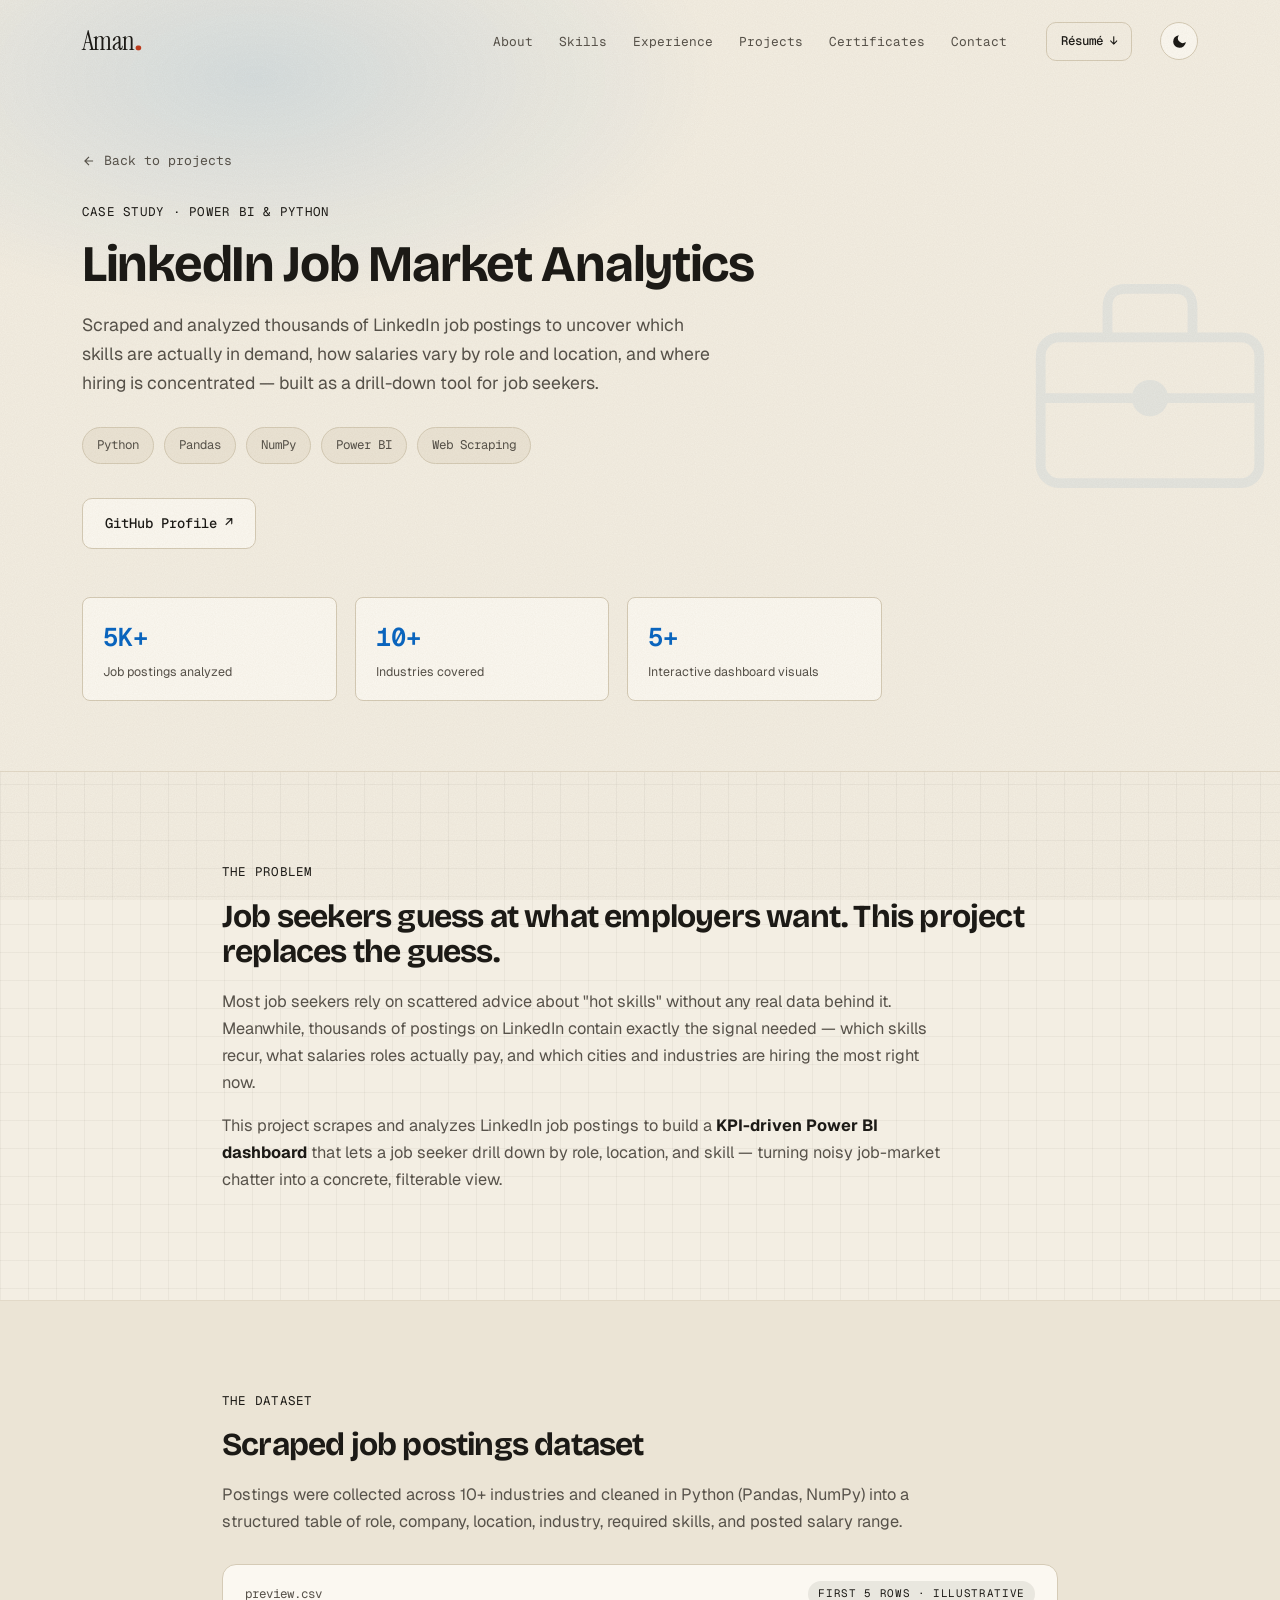
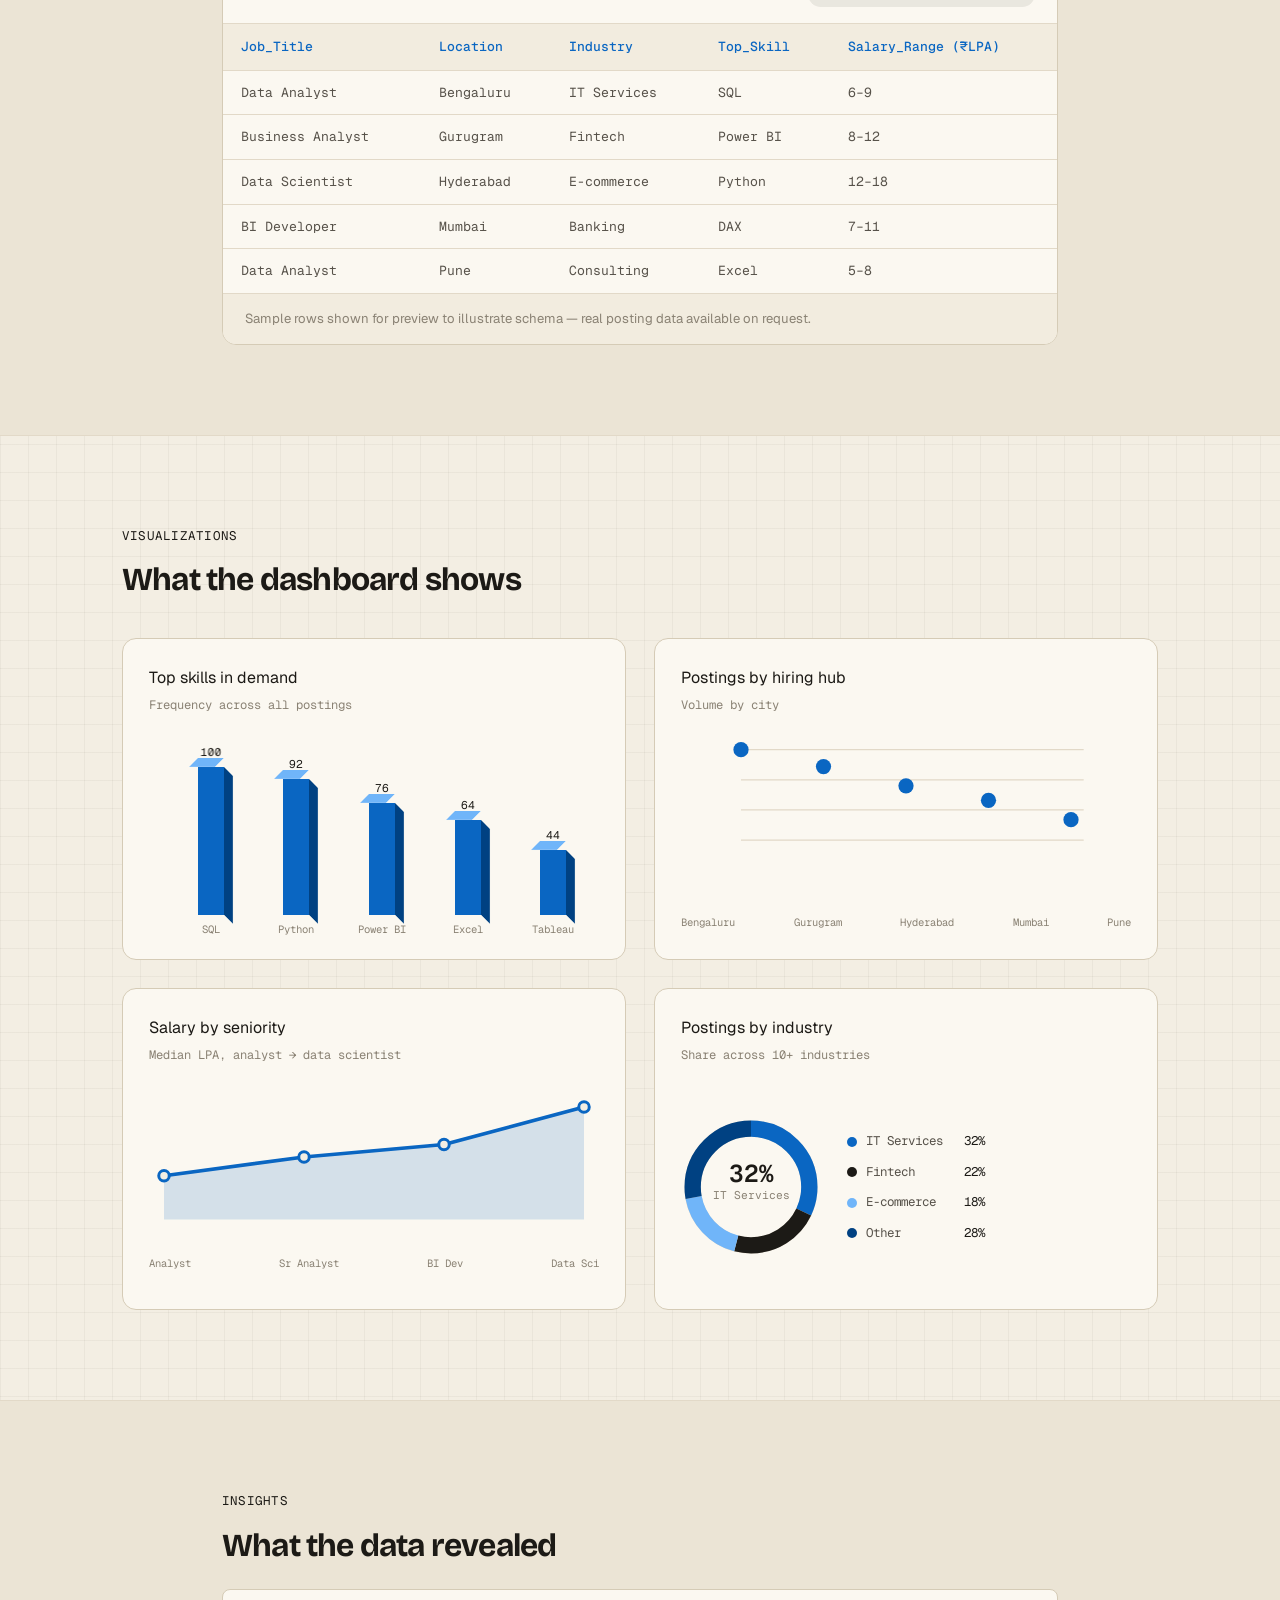
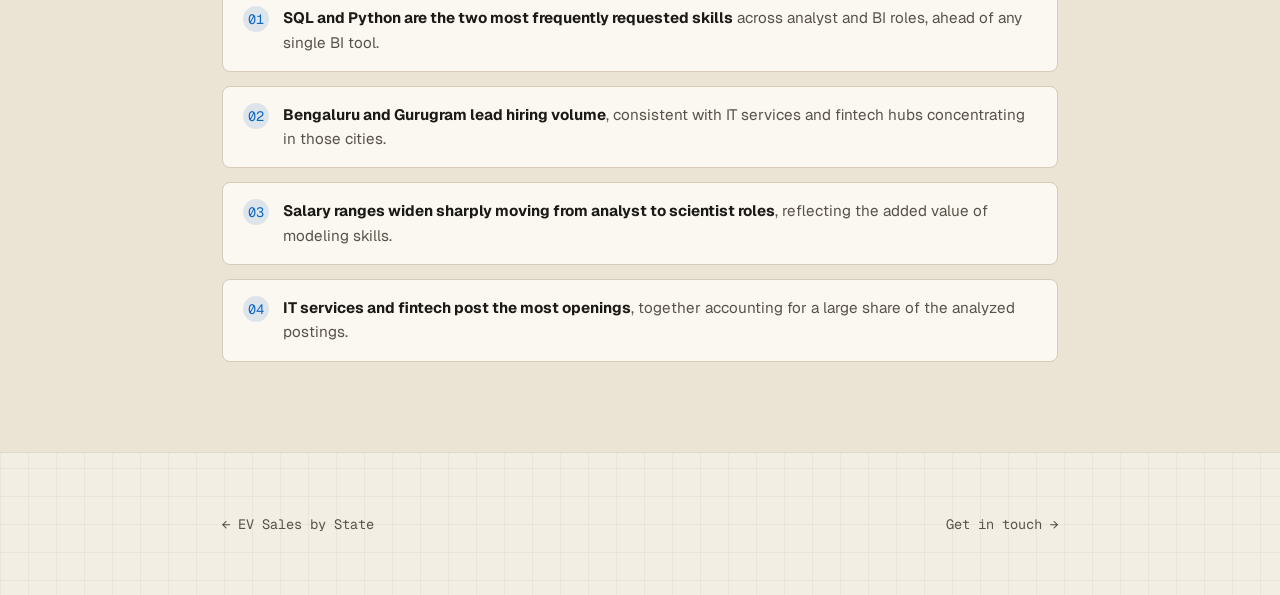
<file: project-linkedin.html>
<!DOCTYPE html>
<html lang="en">
<head>
<script src="theme.js"></script>

  <!-- Google tag (gtag.js) -->
<script async src="https://www.googletagmanager.com/gtag/js?id=G-N0T9WGLBBM"></script>
<script>
  window.dataLayer = window.dataLayer || [];
  function gtag(){dataLayer.push(arguments);}
  gtag('js', new Date());
  gtag('config', 'G-N0T9WGLBBM');
</script>
  
<meta charset="UTF-8">
<meta name="viewport" content="width=device-width, initial-scale=1.0">
<title>LinkedIn Job Market Analytics — Case Study | Aman Manderna</title>
<meta name="description" content="Analysis of 5,000+ LinkedIn job postings to surface skill demand, salary trends, and hiring hotspots across 10+ industries.">
<link rel="preconnect" href="https://fonts.googleapis.com">
<link rel="preconnect" href="https://fonts.gstatic.com" crossorigin>
<link href="https://fonts.googleapis.com/css2?family=Bricolage+Grotesque:opsz,wght@12..96,400..800&family=Caveat:wght@500;600;700&family=Geist+Mono:wght@400..600&family=Geist:wght@400..600&family=Instrument+Serif:ital@0;1&display=swap" rel="stylesheet">
<link rel="stylesheet" href="style.css">
<link rel="stylesheet" href="project.css">
<style>
  :root{
    --proj-accent: #0A66C2; --proj-accent-dim: #004182; --proj-accent-light: #70B5F9; --proj-accent-soft: rgba(10,102,194,0.12);
    --proj-secondary: #1C1A16; --proj-secondary-dim: #57524A; --proj-secondary-light: #8A8274; --proj-secondary-soft: rgba(28,26,22,0.08);
    --proj-accent-text: #FFFFFF;
  }
  [data-theme="dark"]{
    --proj-accent: #3B8FE0; --proj-accent-dim: #0A66C2; --proj-accent-light: #9CCBFA; --proj-accent-soft: rgba(59,143,224,0.16);
    --proj-secondary: #EFE9DE; --proj-secondary-dim: #9A9388; --proj-secondary-light: #FFFFFF; --proj-secondary-soft: rgba(239,233,222,0.08);
  }
</style>

<script async src="https://www.googletagmanager.com/gtag/js?id=G-N0T9WGLBBM"></script>
<script>
  window.dataLayer = window.dataLayer || [];
  function gtag(){dataLayer.push(arguments);}
  gtag('js', new Date());
  gtag('config', 'G-N0T9WGLBBM');
</script>
</head>
<body>

<div class="progress" id="progress"></div>
<div class="grain" aria-hidden="true"></div>

<nav class="nav" id="nav">
  <div class="nav-inner">
    <a href="index.html" class="logo">Aman<span class="logo-dot">.</span></a>
    <ul class="nav-links">
      <li><a href="index.html#about">About</a></li>
      <li><a href="index.html#skills">Skills</a></li>
      <li><a href="index.html#experience">Experience</a></li>
      <li><a href="index.html#projects">Projects</a></li>
      <li><a href="index.html#certifications">Certificates</a></li>
      <li><a href="index.html#contact">Contact</a></li>
    </ul>
    <a href="assets/Aman_Manderna_Resume.pdf" download class="btn btn-ghost nav-cta">Résumé ↓</a>
    <button class="theme-toggle" id="themeToggle" aria-label="Toggle day/night mode">
      <svg class="icon-moon" viewBox="0 0 24 24" fill="currentColor"><path d="M21 12.79A9 9 0 1 1 11.21 3 7 7 0 0 0 21 12.79z"/></svg>
      <svg class="icon-sun" viewBox="0 0 24 24" fill="currentColor"><circle cx="12" cy="12" r="5"/><path d="M12 1v3M12 20v3M4.22 4.22l2.12 2.12M17.66 17.66l2.12 2.12M1 12h3M20 12h3M4.22 19.78l2.12-2.12M17.66 6.34l2.12-2.12"/></svg>
    </button>
    <button class="nav-toggle" id="navToggle" aria-label="Toggle menu"><span></span><span></span><span></span></button>
  </div>
</nav>

<header class="proj-hero">
  <svg viewBox="0 0 56 56" class="proj-hero-icon" fill="none" stroke="currentColor" stroke-width="1.6" stroke-linecap="round" stroke-linejoin="round">
    <rect x="10" y="20" width="36" height="24" rx="3"/>
    <path d="M21 20 L21 15 Q21 12 24 12 L32 12 Q35 12 35 15 L35 20"/>
    <path d="M10 30 L46 30"/>
    <circle cx="28" cy="30" r="3" fill="currentColor" stroke="none"/>
  </svg>
  <div class="section-inner">
    <a href="index.html#projects" class="proj-back">
      <svg viewBox="0 0 24 24" fill="none" stroke="currentColor" stroke-width="2"><path d="M19 12H5M12 19l-7-7 7-7"/></svg>
      Back to projects
    </a>
    <p class="proj-eyebrow">Case study · Power BI &amp; Python</p>
    <h1 class="proj-title">LinkedIn Job Market Analytics</h1>
    <p class="proj-lede">
      Scraped and analyzed thousands of LinkedIn job postings to uncover which skills are
      actually in demand, how salaries vary by role and location, and where hiring is
      concentrated — built as a drill-down tool for job seekers.
    </p>
    <div class="proj-meta">
      <span class="tag">Python</span>
      <span class="tag">Pandas</span>
      <span class="tag">NumPy</span>
      <span class="tag">Power BI</span>
      <span class="tag">Web Scraping</span>
    </div>
    <div class="proj-actions">
      <a href="https://github.com/AmanManderna" target="_blank" rel="noopener" class="btn btn-outline">GitHub Profile ↗</a>
    </div>

    <div class="proj-stats-strip">
      <div class="pstat"><div class="pstat-num">5K+</div><div class="pstat-label">Job postings analyzed</div></div>
      <div class="pstat"><div class="pstat-num">10+</div><div class="pstat-label">Industries covered</div></div>
      <div class="pstat"><div class="pstat-num">5+</div><div class="pstat-label">Interactive dashboard visuals</div></div>
    </div>
  </div>
</header>

<main>

  <section class="proj-section">
    <div class="proj-section-inner">
      <p class="proj-eyebrow">The problem</p>
      <h2 class="proj-h2">Job seekers guess at what employers want. This project replaces the guess.</h2>
      <p class="proj-text">
        Most job seekers rely on scattered advice about "hot skills" without any real data behind
        it. Meanwhile, thousands of postings on LinkedIn contain exactly the signal needed —
        which skills recur, what salaries roles actually pay, and which cities and industries
        are hiring the most right now.
      </p>
      <p class="proj-text">
        This project scrapes and analyzes LinkedIn job postings to build a
        <strong>KPI-driven Power BI dashboard</strong> that lets a job seeker drill down by role,
        location, and skill — turning noisy job-market chatter into a concrete, filterable view.
      </p>
    </div>
  </section>

  <section class="proj-section proj-section-alt">
    <div class="proj-section-inner">
      <p class="proj-eyebrow">The dataset</p>
      <h2 class="proj-h2">Scraped job postings dataset</h2>
      <p class="proj-text">
        Postings were collected across 10+ industries and cleaned in Python (Pandas, NumPy)
        into a structured table of role, company, location, industry, required skills, and
        posted salary range.
      </p>

      <div class="dataset-card">
        <div class="dataset-head">
          <span>preview.csv</span>
          <span class="badge">first 5 rows · illustrative</span>
        </div>
        <div class="dataset-table-wrap">
          <table class="dataset-table">
            <thead><tr><th>Job_Title</th><th>Location</th><th>Industry</th><th>Top_Skill</th><th>Salary_Range (₹LPA)</th></tr></thead>
            <tbody>
              <tr><td>Data Analyst</td><td>Bengaluru</td><td>IT Services</td><td>SQL</td><td>6–9</td></tr>
              <tr><td>Business Analyst</td><td>Gurugram</td><td>Fintech</td><td>Power BI</td><td>8–12</td></tr>
              <tr><td>Data Scientist</td><td>Hyderabad</td><td>E-commerce</td><td>Python</td><td>12–18</td></tr>
              <tr><td>BI Developer</td><td>Mumbai</td><td>Banking</td><td>DAX</td><td>7–11</td></tr>
              <tr><td>Data Analyst</td><td>Pune</td><td>Consulting</td><td>Excel</td><td>5–8</td></tr>
            </tbody>
          </table>
        </div>
        <div class="dataset-note">Sample rows shown for preview to illustrate schema — real posting data available on request.</div>
      </div>
    </div>
  </section>

  <section class="proj-section">
    <div class="proj-section-inner wide">
      <p class="proj-eyebrow">Visualizations</p>
      <h2 class="proj-h2">What the dashboard shows</h2>

      <div class="viz-grid">
        <div class="viz-card">
          <div class="viz-title">Top skills in demand</div>
          <div class="viz-sub">Frequency across all postings</div>
          <div class="chart3d compact" id="chartSkills"></div>
        </div>

        <div class="viz-card">
          <div class="viz-title">Postings by hiring hub</div>
          <div class="viz-sub">Volume by city</div>
          <div class="scatter" id="chartLocations"></div>
        </div>

        <div class="viz-card">
          <div class="viz-title">Salary by seniority</div>
          <div class="viz-sub">Median LPA, analyst → data scientist</div>
          <div class="linechart" id="chartSalary"></div>
        </div>

        <div class="viz-card">
          <div class="viz-title">Postings by industry</div>
          <div class="viz-sub">Share across 10+ industries</div>
          <div class="donut" id="chartIndustry"></div>
        </div>
      </div>
    </div>
  </section>

  <section class="proj-section proj-section-alt">
    <div class="proj-section-inner">
      <p class="proj-eyebrow">Insights</p>
      <h2 class="proj-h2">What the data revealed</h2>
      <div class="insights-list">
        <div class="insight-item"><span class="insight-mark">01</span><p><strong>SQL and Python are the two most frequently requested skills</strong> across analyst and BI roles, ahead of any single BI tool.</p></div>
        <div class="insight-item"><span class="insight-mark">02</span><p><strong>Bengaluru and Gurugram lead hiring volume</strong>, consistent with IT services and fintech hubs concentrating in those cities.</p></div>
        <div class="insight-item"><span class="insight-mark">03</span><p><strong>Salary ranges widen sharply moving from analyst to scientist roles</strong>, reflecting the added value of modeling skills.</p></div>
        <div class="insight-item"><span class="insight-mark">04</span><p><strong>IT services and fintech post the most openings</strong>, together accounting for a large share of the analyzed postings.</p></div>
      </div>
    </div>
  </section>

</main>

<footer class="proj-nextnav">
  <div class="proj-nextnav-inner">
    <a href="project-ev.html" class="nextnav-link">← EV Sales by State</a>
    <a href="index.html#contact" class="nextnav-link">Get in touch →</a>
  </div>
</footer>

<script src="script.js"></script>
<script src="project.js"></script>
<script>
  buildChart3D(document.getElementById('chartSkills'), [
    { label: 'SQL', value: 100 }, { label: 'Python', value: 92 }, { label: 'Power BI', value: 76 },
    { label: 'Excel', value: 64 }, { label: 'Tableau', value: 44 }
  ]);
  buildScatter(document.getElementById('chartLocations'), [
    { x: 1, y: 100 }, { x: 2, y: 86 }, { x: 3, y: 70 }, { x: 4, y: 58 }, { x: 5, y: 42 }
  ], { labels: ['Bengaluru', 'Gurugram', 'Hyderabad', 'Mumbai', 'Pune'] });
  buildLineChart(document.getElementById('chartSalary'), [
    { label: 'Analyst', value: 7 }, { label: 'Sr Analyst', value: 10 },
    { label: 'BI Dev', value: 12 }, { label: 'Data Sci', value: 18 }
  ]);
  buildDonut(document.getElementById('chartIndustry'), [
    { label: 'IT Services', value: 32, color: 'var(--proj-accent)' },
    { label: 'Fintech', value: 22, color: 'var(--proj-secondary)' },
    { label: 'E-commerce', value: 18, color: 'var(--proj-accent-light)' },
    { label: 'Other', value: 28, color: 'var(--proj-accent-dim)' }
  ]);
</script>
</body>
</html>
</file>
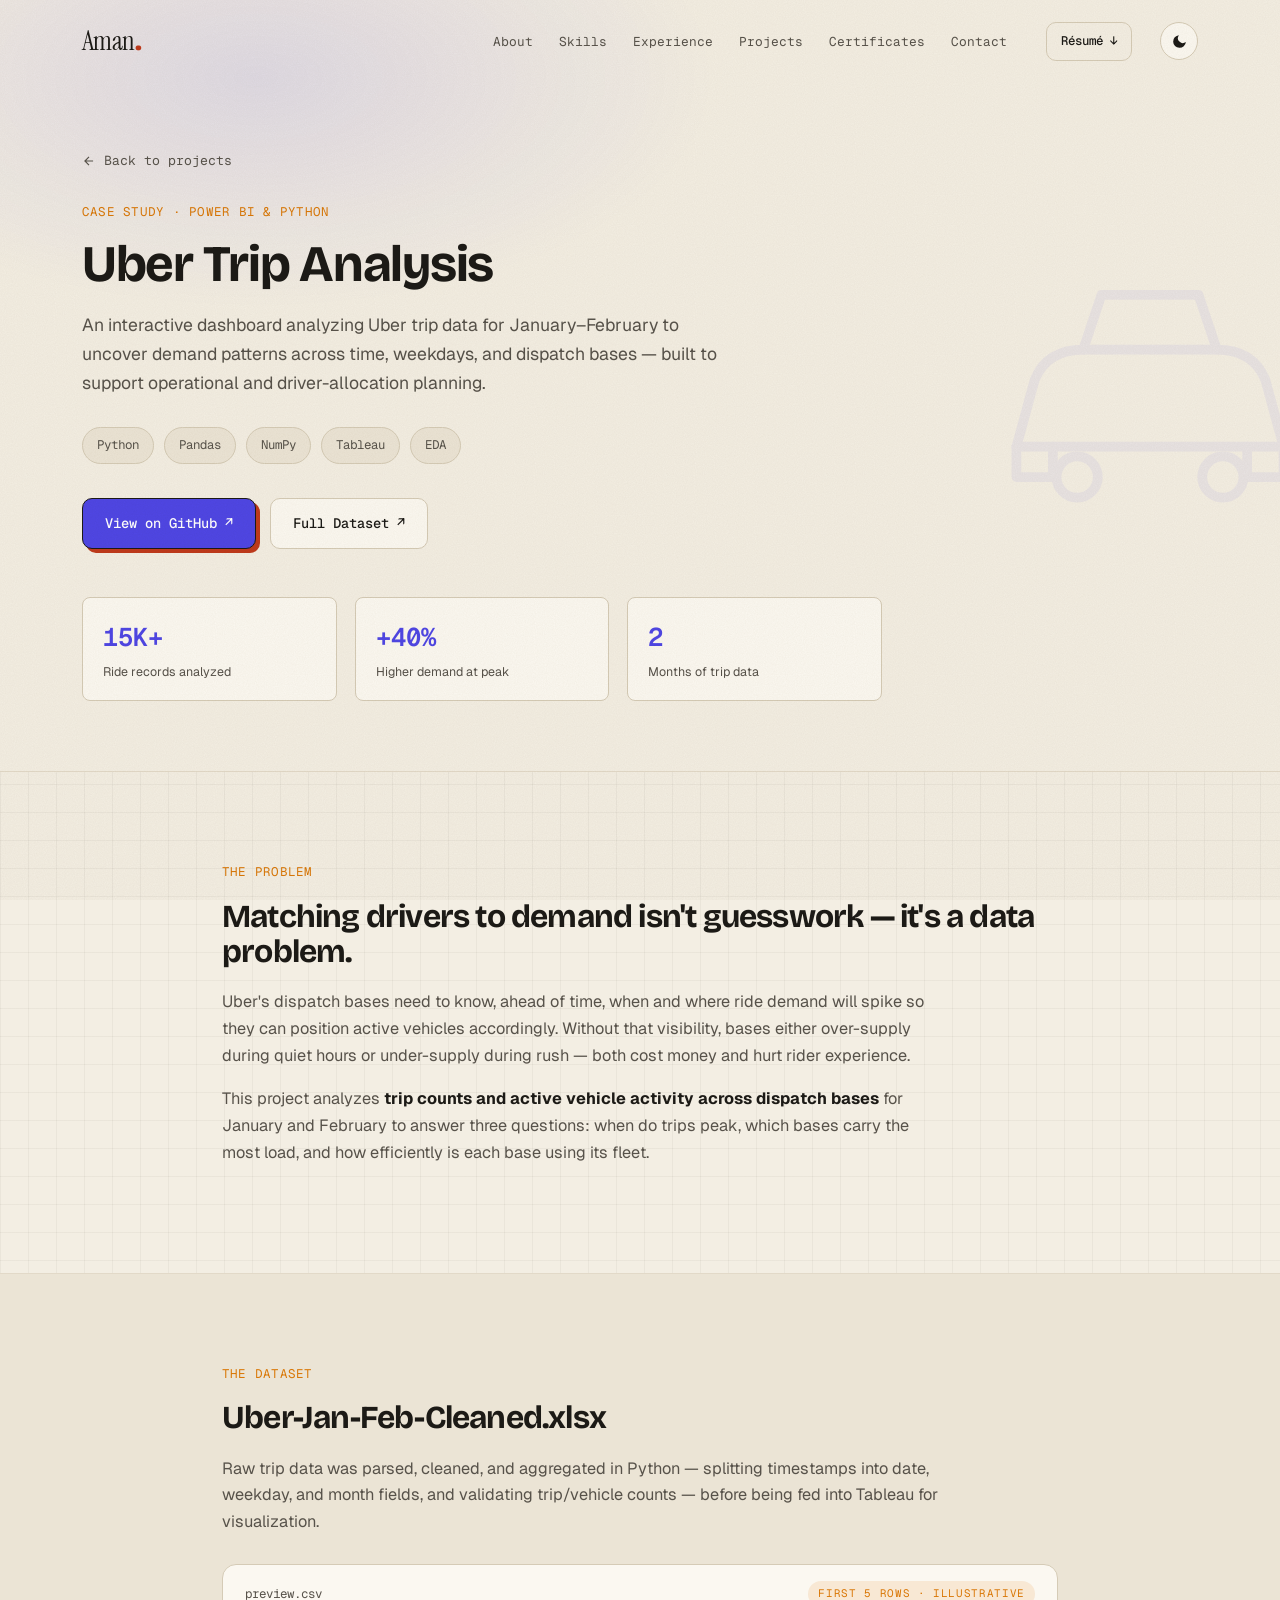
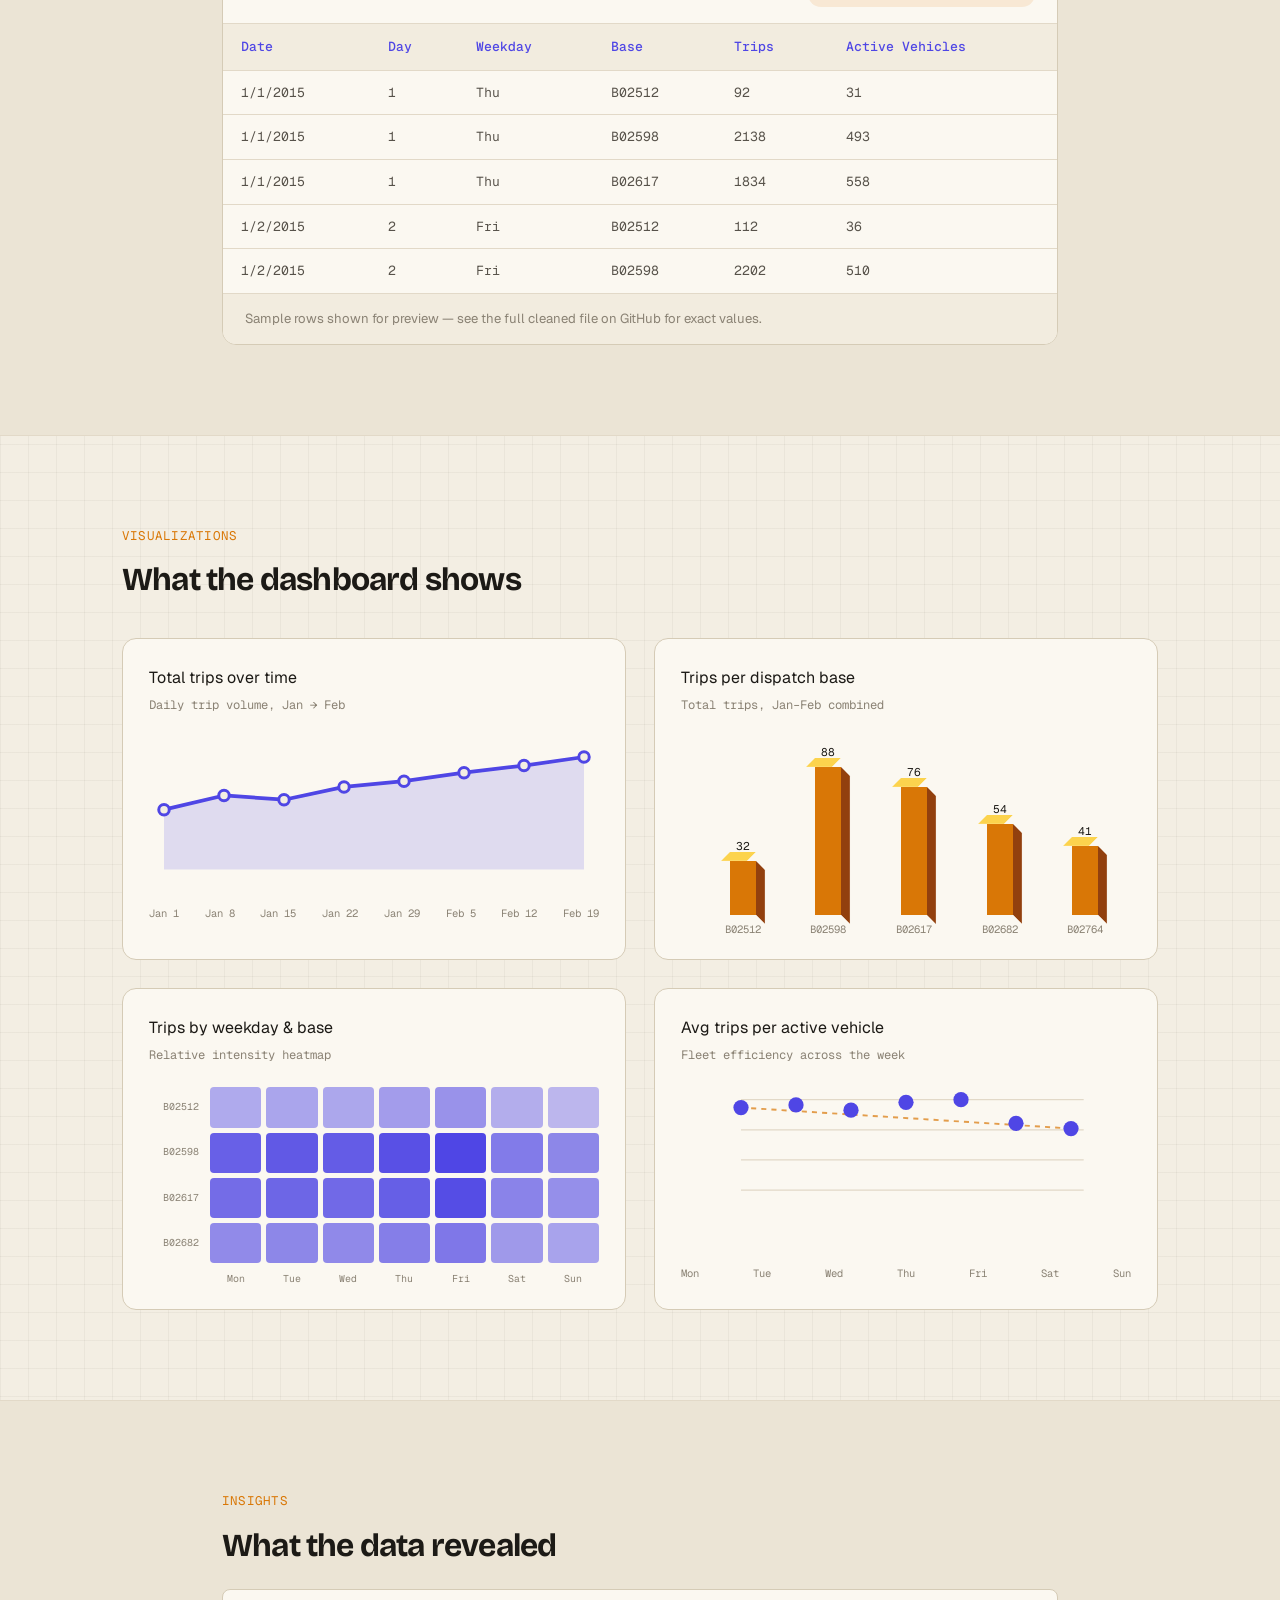
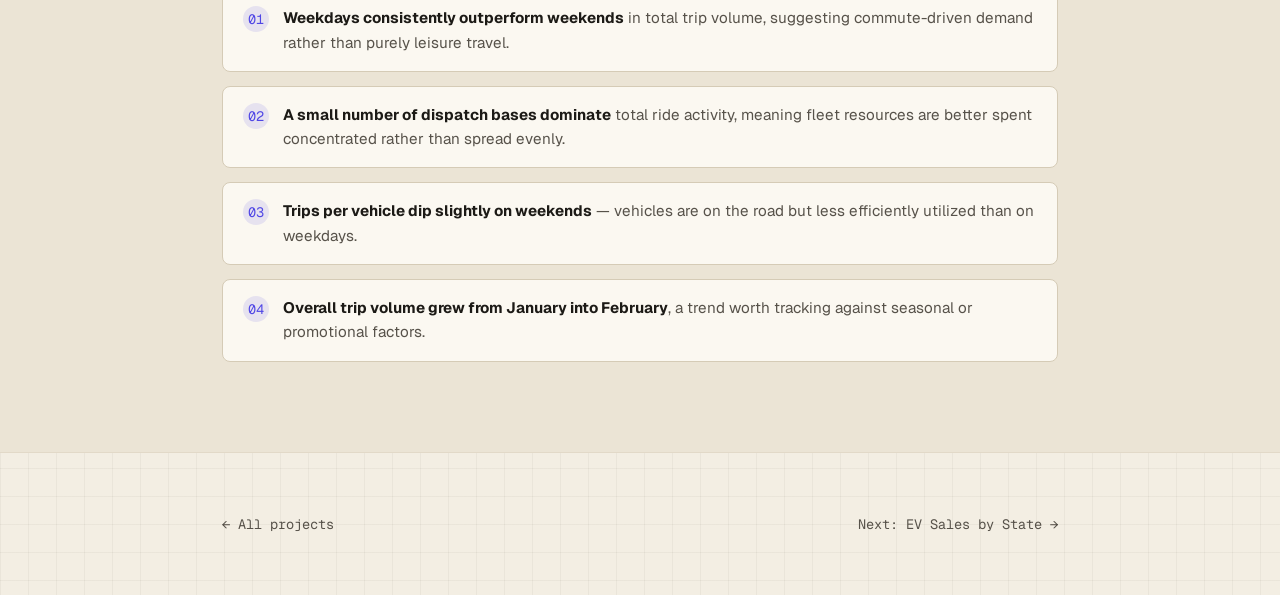
<file: project-uber.html>
<!DOCTYPE html>
<html lang="en">
<head>
<script src="theme.js"></script>

  <!-- Google tag (gtag.js) -->
<script async src="https://www.googletagmanager.com/gtag/js?id=G-N0T9WGLBBM"></script>
<script>
  window.dataLayer = window.dataLayer || [];
  function gtag(){dataLayer.push(arguments);}
  gtag('js', new Date());
  gtag('config', 'G-N0T9WGLBBM');
</script>
  
<meta charset="UTF-8">
<meta name="viewport" content="width=device-width, initial-scale=1.0">
<title>Uber Trip Analysis — Case Study | Aman Manderna</title>
<meta name="description" content="EDA on 15,000+ Uber ride records using Python and Tableau, uncovering peak-hour demand and base-level ride concentration patterns.">
<link rel="preconnect" href="https://fonts.googleapis.com">
<link rel="preconnect" href="https://fonts.gstatic.com" crossorigin>
<link href="https://fonts.googleapis.com/css2?family=Bricolage+Grotesque:opsz,wght@12..96,400..800&family=Caveat:wght@500;600;700&family=Geist+Mono:wght@400..600&family=Geist:wght@400..600&family=Instrument+Serif:ital@0;1&display=swap" rel="stylesheet">
<link rel="stylesheet" href="style.css">
<link rel="stylesheet" href="project.css">
  <style>
  :root{
    --proj-accent: #4F46E5; --proj-accent-dim: #3730A3; --proj-accent-light: #A5B4FC; --proj-accent-soft: rgba(79,70,229,0.12);
    --proj-secondary: #D97706; --proj-secondary-dim: #92400E; --proj-secondary-light: #FCD34D; --proj-secondary-soft: rgba(217,119,6,0.12);
    --proj-accent-text: #FFFFFF;
  }
  [data-theme="dark"]{
    --proj-accent: #818CF8; --proj-accent-dim: #4F46E5; --proj-accent-light: #C7D2FE; --proj-accent-soft: rgba(129,140,248,0.16);
    --proj-secondary: #FBBF24; --proj-secondary-dim: #B45309; --proj-secondary-light: #FDE68A; --proj-secondary-soft: rgba(251,191,36,0.14);
    --proj-accent-text: #0E0D0B;
  }
</style>

<script async src="https://www.googletagmanager.com/gtag/js?id=G-N0T9WGLBBM"></script>
<script>
  window.dataLayer = window.dataLayer || [];
  function gtag(){dataLayer.push(arguments);}
  gtag('js', new Date());
  gtag('config', 'G-N0T9WGLBBM');
</script>
</head>
<body>

<div class="progress" id="progress"></div>
<div class="grain" aria-hidden="true"></div>

<nav class="nav" id="nav">
  <div class="nav-inner">
    <a href="index.html" class="logo">Aman<span class="logo-dot">.</span></a>
    <ul class="nav-links">
      <li><a href="index.html#about">About</a></li>
      <li><a href="index.html#skills">Skills</a></li>
      <li><a href="index.html#experience">Experience</a></li>
      <li><a href="index.html#projects">Projects</a></li>
      <li><a href="index.html#certifications">Certificates</a></li>
      <li><a href="index.html#contact">Contact</a></li>
    </ul>
    <a href="assets/Aman_Manderna_Resume.pdf" download class="btn btn-ghost nav-cta">Résumé ↓</a>
    <button class="theme-toggle" id="themeToggle" aria-label="Toggle day/night mode">
      <svg class="icon-moon" viewBox="0 0 24 24" fill="currentColor"><path d="M21 12.79A9 9 0 1 1 11.21 3 7 7 0 0 0 21 12.79z"/></svg>
      <svg class="icon-sun" viewBox="0 0 24 24" fill="currentColor"><circle cx="12" cy="12" r="5"/><path d="M12 1v3M12 20v3M4.22 4.22l2.12 2.12M17.66 17.66l2.12 2.12M1 12h3M20 12h3M4.22 19.78l2.12-2.12M17.66 6.34l2.12-2.12"/></svg>
    </button>
    <button class="nav-toggle" id="navToggle" aria-label="Toggle menu"><span></span><span></span><span></span></button>
  </div>
</nav>

<header class="proj-hero">
  <svg viewBox="0 0 56 56" class="proj-hero-icon" fill="none" stroke="currentColor" stroke-width="1.6" stroke-linecap="round" stroke-linejoin="round">
    <path d="M6 38 L9 27 Q11 22 17 22 L39 22 Q45 22 47 27 L50 38"/>
    <path d="M6 38 L6 43 L12 43 L12 38 M44 38 L44 43 L50 43 L50 38"/>
    <path d="M6 38 L50 38"/>
    <circle cx="16" cy="43" r="3.4"/>
    <circle cx="40" cy="43" r="3.4"/>
    <path d="M17 22 L20 13 L36 13 L39 22"/>
  </svg>
  <div class="section-inner">
    <a href="index.html#projects" class="proj-back">
      <svg viewBox="0 0 24 24" fill="none" stroke="currentColor" stroke-width="2"><path d="M19 12H5M12 19l-7-7 7-7"/></svg>
      Back to projects
    </a>
    <p class="proj-eyebrow">Case study · Power BI &amp; Python</p>
    <h1 class="proj-title">Uber Trip Analysis</h1>
    <p class="proj-lede">
      An interactive dashboard analyzing Uber trip data for January–February to uncover demand
      patterns across time, weekdays, and dispatch bases — built to support operational and
      driver-allocation planning.
    </p>
    <div class="proj-meta">
      <span class="tag">Python</span>
      <span class="tag">Pandas</span>
      <span class="tag">NumPy</span>
      <span class="tag">Tableau</span>
      <span class="tag">EDA</span>
    </div>
    <div class="proj-actions">
      <a href="https://github.com/AmanManderna/Uber_Trip_Analysis" target="_blank" rel="noopener" class="btn btn-primary">View on GitHub ↗</a>
      <a href="https://github.com/AmanManderna/Uber_Trip_Analysis/blob/main/Uber-Jan-Feb-Cleaned.xlsx" target="_blank" rel="noopener" class="btn btn-outline">Full Dataset ↗</a>
    </div>

    <div class="proj-stats-strip">
      <div class="pstat"><div class="pstat-num">15K+</div><div class="pstat-label">Ride records analyzed</div></div>
      <div class="pstat"><div class="pstat-num">+40%</div><div class="pstat-label">Higher demand at peak</div></div>
      <div class="pstat"><div class="pstat-num">2</div><div class="pstat-label">Months of trip data</div></div>
    </div>
  </div>
</header>

<main>

  <section class="proj-section">
    <div class="proj-section-inner">
      <p class="proj-eyebrow">The problem</p>
      <h2 class="proj-h2">Matching drivers to demand isn't guesswork — it's a data problem.</h2>
      <p class="proj-text">
        Uber's dispatch bases need to know, ahead of time, when and where ride demand will spike
        so they can position active vehicles accordingly. Without that visibility, bases either
        over-supply during quiet hours or under-supply during rush — both cost money and hurt
        rider experience.
      </p>
      <p class="proj-text">
        This project analyzes <strong>trip counts and active vehicle activity across dispatch
        bases</strong> for January and February to answer three questions: when do trips peak,
        which bases carry the most load, and how efficiently is each base using its fleet.
      </p>
    </div>
  </section>

  <section class="proj-section proj-section-alt">
    <div class="proj-section-inner">
      <p class="proj-eyebrow">The dataset</p>
      <h2 class="proj-h2">Uber-Jan-Feb-Cleaned.xlsx</h2>
      <p class="proj-text">
        Raw trip data was parsed, cleaned, and aggregated in Python — splitting timestamps into
        date, weekday, and month fields, and validating trip/vehicle counts — before being fed
        into Tableau for visualization.
      </p>

      <div class="dataset-card">
        <div class="dataset-head">
          <span>preview.csv</span>
          <span class="badge">first 5 rows · illustrative</span>
        </div>
        <div class="dataset-table-wrap">
          <table class="dataset-table">
            <thead><tr><th>Date</th><th>Day</th><th>Weekday</th><th>Base</th><th>Trips</th><th>Active Vehicles</th></tr></thead>
            <tbody>
              <tr><td>1/1/2015</td><td>1</td><td>Thu</td><td>B02512</td><td>92</td><td>31</td></tr>
              <tr><td>1/1/2015</td><td>1</td><td>Thu</td><td>B02598</td><td>2138</td><td>493</td></tr>
              <tr><td>1/1/2015</td><td>1</td><td>Thu</td><td>B02617</td><td>1834</td><td>558</td></tr>
              <tr><td>1/2/2015</td><td>2</td><td>Fri</td><td>B02512</td><td>112</td><td>36</td></tr>
              <tr><td>1/2/2015</td><td>2</td><td>Fri</td><td>B02598</td><td>2202</td><td>510</td></tr>
            </tbody>
          </table>
        </div>
        <div class="dataset-note">Sample rows shown for preview — see the full cleaned file on GitHub for exact values.</div>
      </div>
    </div>
  </section>

  <section class="proj-section">
    <div class="proj-section-inner wide">
      <p class="proj-eyebrow">Visualizations</p>
      <h2 class="proj-h2">What the dashboard shows</h2>

      <div class="viz-grid">
        <div class="viz-card">
          <div class="viz-title">Total trips over time</div>
          <div class="viz-sub">Daily trip volume, Jan → Feb</div>
          <div class="linechart" id="chartHour"></div>
        </div>

        <div class="viz-card">
          <div class="viz-title">Trips per dispatch base</div>
          <div class="viz-sub">Total trips, Jan–Feb combined</div>
          <div class="chart3d compact" id="chartBase"></div>
        </div>

        <div class="viz-card">
          <div class="viz-title">Trips by weekday &amp; base</div>
          <div class="viz-sub">Relative intensity heatmap</div>
          <div class="heatmap" id="chartWeekday"></div>
        </div>

        <div class="viz-card">
          <div class="viz-title">Avg trips per active vehicle</div>
          <div class="viz-sub">Fleet efficiency across the week</div>
          <div class="scatter" id="chartEfficiency"></div>
        </div>
      </div>
    </div>
  </section>

  <section class="proj-section proj-section-alt">
    <div class="proj-section-inner">
      <p class="proj-eyebrow">Insights</p>
      <h2 class="proj-h2">What the data revealed</h2>
      <div class="insights-list">
        <div class="insight-item"><span class="insight-mark">01</span><p><strong>Weekdays consistently outperform weekends</strong> in total trip volume, suggesting commute-driven demand rather than purely leisure travel.</p></div>
        <div class="insight-item"><span class="insight-mark">02</span><p><strong>A small number of dispatch bases dominate</strong> total ride activity, meaning fleet resources are better spent concentrated rather than spread evenly.</p></div>
        <div class="insight-item"><span class="insight-mark">03</span><p><strong>Trips per vehicle dip slightly on weekends</strong> — vehicles are on the road but less efficiently utilized than on weekdays.</p></div>
        <div class="insight-item"><span class="insight-mark">04</span><p><strong>Overall trip volume grew from January into February</strong>, a trend worth tracking against seasonal or promotional factors.</p></div>
      </div>
    </div>
  </section>

</main>

<footer class="proj-nextnav">
  <div class="proj-nextnav-inner">
    <a href="index.html#projects" class="nextnav-link">← All projects</a>
    <a href="project-ev.html" class="nextnav-link">Next: EV Sales by State →</a>
  </div>
</footer>

<script src="script.js"></script>
<script src="project.js"></script>
<script>
  buildLineChart(document.getElementById('chartHour'), [
    { label: 'Jan 1', value: 210 }, { label: 'Jan 8', value: 260 }, { label: 'Jan 15', value: 245 },
    { label: 'Jan 22', value: 290 }, { label: 'Jan 29', value: 310 }, { label: 'Feb 5', value: 340 },
    { label: 'Feb 12', value: 365 }, { label: 'Feb 19', value: 395 }
  ]);
  buildChart3D(document.getElementById('chartBase'), [
    { label: 'B02512', value: 32 }, { label: 'B02598', value: 88 },
    { label: 'B02617', value: 76 }, { label: 'B02682', value: 54 }, { label: 'B02764', value: 41 }
  ], { cyan: true });
  buildHeatmap(document.getElementById('chartWeekday'),
    ['B02512', 'B02598', 'B02617', 'B02682'],
    ['Mon', 'Tue', 'Wed', 'Thu', 'Fri', 'Sat', 'Sun'],
    [
      [30, 34, 33, 38, 45, 28, 22],
      [78, 82, 80, 88, 95, 60, 52],
      [70, 74, 72, 79, 90, 55, 48],
      [50, 52, 51, 58, 63, 40, 35]
    ]
  );
  buildScatter(document.getElementById('chartEfficiency'), [
    { x: 1, y: 4.3 }, { x: 2, y: 4.4 }, { x: 3, y: 4.2 }, { x: 4, y: 4.5 },
    { x: 5, y: 4.6 }, { x: 6, y: 3.7 }, { x: 7, y: 3.5 }
  ], { trend: true, labels: ['Mon', 'Tue', 'Wed', 'Thu', 'Fri', 'Sat', 'Sun'] });
</script>
</body>
</html>
</file>
<file: style.css>
/* ==========================================================================
   Aman Manderna — Portfolio
   Look & feel: an analyst's notebook. Warm graph paper, ink, one red pen,
   a highlighter, and a few things taped to the page.
   Night mode swaps paper for ink.  Toggle: [data-theme="dark"] on <html>.
   ========================================================================== */

/* ---------- TOKENS (paper / day) ---------- */
:root{
  --bg: #F3EEE3;
  --bg-alt: #EBE4D5;
  --surface: #FBF8F1;
  --surface-2: #F2ECDF;
  --border: #D5CBB6;
  --border-soft: #E2D9C8;

  --text: #1C1A16;
  --text-muted: #57524A;
  --text-dim: #8A8274;

  --accent: #BF3A1B;          /* red pen */
  --accent-bright: #E4552F;
  --accent-dim: #8F2A12;
  --accent-soft: rgba(191, 58, 27, 0.10);
  --cyan: #1F6F5C;            /* ledger green (kept as --cyan for case-study pages) */
  --cyan-soft: rgba(31, 111, 92, 0.12);
  --marker: #F6D55C;          /* highlighter */
  --marker-soft: rgba(246, 213, 92, 0.6);
  --ink: #1C1A16;             /* always-dark ink (console, buttons) */
  --on-ink: #F7F2E8;

  --grid-line: rgba(28, 26, 22, 0.045);
  --shadow: 0 1px 0 rgba(28, 26, 22, 0.05), 0 14px 30px -16px rgba(70, 45, 10, 0.28);
  --shadow-lift: 0 2px 0 rgba(28, 26, 22, 0.05), 0 28px 50px -20px rgba(70, 45, 10, 0.38);

  --font-display: 'Bricolage Grotesque', 'Segoe UI', sans-serif;
  --font-serif: 'Instrument Serif', Georgia, serif;
  --font-body: 'Geist', 'Segoe UI', system-ui, sans-serif;
  --font-mono: 'Geist Mono', ui-monospace, 'SFMono-Regular', monospace;
  --font-hand: 'Caveat', 'Segoe Print', cursive;

  --container: 1180px;
  --radius: 14px;
  --radius-sm: 8px;
  --ease: cubic-bezier(.2, .8, .2, 1);
  --spring: cubic-bezier(.34, 1.56, .64, 1);
}

/* ---------- TOKENS (ink / night) ---------- */
[data-theme="dark"]{
  --bg: #151412;
  --bg-alt: #1B1A17;
  --surface: #211F1B;
  --surface-2: #292620;
  --border: #3A362E;
  --border-soft: #2E2B25;

  --text: #EFE9DE;
  --text-muted: #ABA396;
  --text-dim: #756E62;

  --accent: #FF7A55;
  --accent-bright: #FF8D6B;
  --accent-dim: #C95A3A;
  --accent-soft: rgba(255, 122, 85, 0.13);
  --cyan: #5CC2A3;
  --cyan-soft: rgba(92, 194, 163, 0.13);
  --marker: #C9A93A;
  --marker-soft: rgba(201, 169, 58, 0.32);
  --ink: #0E0D0B;
  --on-ink: #EFE9DE;

  --grid-line: rgba(239, 233, 222, 0.035);
  --shadow: 0 1px 0 rgba(0, 0, 0, 0.3), 0 14px 30px -16px rgba(0, 0, 0, 0.7);
  --shadow-lift: 0 2px 0 rgba(0, 0, 0, 0.3), 0 28px 50px -20px rgba(0, 0, 0, 0.8);
}

@media (prefers-reduced-motion: reduce){
  *{ animation-duration: 0.01ms !important; animation-iteration-count: 1 !important; transition-duration: 0.01ms !important; scroll-behavior: auto !important; }
}

/* ==========================================================================
   BASE
   ========================================================================== */
*, *::before, *::after{ box-sizing: border-box; margin: 0; padding: 0; }
html{ scroll-behavior: smooth; scroll-padding-top: 80px; }

body{
  background-color: var(--bg);
  background-image:
    linear-gradient(var(--grid-line) 1px, transparent 1px),
    linear-gradient(90deg, var(--grid-line) 1px, transparent 1px);
  background-size: 28px 28px;
  color: var(--text);
  font-family: var(--font-body);
  font-size: 16px;
  line-height: 1.65;
  -webkit-font-smoothing: antialiased;
  overflow-x: hidden;
  transition: background-color .4s var(--ease), color .4s var(--ease);
}

h1, h2, h3, h4{ font-family: var(--font-display); font-weight: 700; line-height: 1.1; letter-spacing: -0.025em; color: var(--text); }
a{ color: inherit; text-decoration: none; }
img{ max-width: 100%; display: block; }
button{ font: inherit; color: inherit; background: none; border: none; cursor: pointer; }
ul{ list-style: none; }
[hidden]{ display: none !important; }
em{ font-style: normal; }
::selection{ background: var(--marker); color: #1C1A16; }
:focus-visible{ outline: 2px dashed var(--accent); outline-offset: 3px; border-radius: 4px; }

/* paper grain */
.grain{
  position: fixed; inset: 0; z-index: 100; pointer-events: none; opacity: .32; mix-blend-mode: multiply;
  background-image: url("data:image/svg+xml,%3Csvg xmlns='http://www.w3.org/2000/svg' width='160' height='160'%3E%3Cfilter id='n'%3E%3CfeTurbulence type='fractalNoise' baseFrequency='.9' numOctaves='2' stitchTiles='stitch'/%3E%3CfeColorMatrix values='0 0 0 0 .45 0 0 0 0 .38 0 0 0 0 .25 0 0 0 .35 0'/%3E%3C/filter%3E%3Crect width='100%25' height='100%25' filter='url(%23n)'/%3E%3C/svg%3E");
}
[data-theme="dark"] .grain{ mix-blend-mode: screen; opacity: .08; }

.section-inner{ max-width: var(--container); margin: 0 auto; padding: 0 32px; }

/* scroll progress (red pen line) */
.progress{
  position: fixed; top: 0; left: 0; right: 0; height: 3px; z-index: 60;
  background: var(--accent); transform-origin: 0 50%; transform: scaleX(0);
}

/* ==========================================================================
   SHARED TYPE PIECES
   ========================================================================== */
.eyebrow-sm{
  display: inline-flex; align-items: center; gap: 10px;
  font-family: var(--font-mono); font-size: .78rem; letter-spacing: .06em; text-transform: uppercase;
  color: var(--text-muted); margin-bottom: 18px;
}
.eyebrow-sm::before{ content: ""; width: 26px; height: 1.5px; background: var(--accent); }

.section-title{
  font-size: clamp(2.1rem, 4.6vw, 3.6rem);
  margin-bottom: 22px; max-width: 16ch;
}
.section-title em, .hero-role em, .contact-title em{
  font-family: var(--font-serif); font-style: italic; font-weight: 400; letter-spacing: -0.01em;
  color: var(--accent);
}
.section-text{ color: var(--text-muted); font-size: 1.05rem; max-width: 60ch; margin-bottom: 16px; }
.section-text strong{ color: var(--text); font-weight: 600; }

/* highlighter swipe — animates when revealed */
.hl{
  background-image: linear-gradient(100deg, transparent 0 2%, var(--marker-soft) 3% 97%, transparent 98%);
  background-repeat: no-repeat; background-size: 0% 62%; background-position: 0 88%;
  transition: background-size 1s var(--ease) .3s; padding: 0 2px; color: var(--text);
}
.in .hl, .hl.in{ background-size: 100% 62%; }

.hand{ font-family: var(--font-hand); font-weight: 600; color: var(--accent); line-height: 1.1; }

/* ==========================================================================
   BUTTONS & TAGS
   ========================================================================== */
.btn{
  position: relative; display: inline-flex; align-items: center; justify-content: center; gap: 8px;
  padding: 13px 22px; border-radius: 10px;
  font-family: var(--font-mono); font-size: .86rem; font-weight: 500;
  border: 1.5px solid var(--text);
  transition: transform .25s var(--spring), box-shadow .25s var(--ease), background .2s, color .2s, border-color .2s;
  white-space: nowrap;
}
.btn-primary{ background: var(--text); color: var(--bg); box-shadow: 4px 4px 0 var(--accent); }
.btn-primary:hover{ transform: translate(-2px, -2px); box-shadow: 6px 6px 0 var(--accent); }
.btn-primary:active{ transform: translate(2px, 2px); box-shadow: 1px 1px 0 var(--accent); }
.btn-outline{ background: var(--surface); color: var(--text); }
.btn-outline:hover{ background: var(--marker); color: #1C1A16; border-color: #1C1A16; transform: rotate(-1.5deg); }
.btn-ghost{ padding: 8px 14px; font-size: .78rem; border-color: var(--border); background: transparent; }
.btn-ghost:hover{ border-color: var(--text); background: var(--surface); }

.tag{
  display: inline-block; font-family: var(--font-mono); font-size: .78rem;
  padding: 5px 11px; border-radius: 999px;
  border: 1px solid var(--border); background: var(--surface); color: var(--text-muted);
}

/* ==========================================================================
   NAV
   ========================================================================== */
.nav{
  position: fixed; top: 0; left: 0; right: 0; z-index: 50;
  transition: background .3s var(--ease), border-color .3s var(--ease), padding .3s var(--ease);
  border-bottom: 1px solid transparent;
  padding: 10px 0;
}
.nav.scrolled{
  background: color-mix(in srgb, var(--bg) 86%, transparent);
  backdrop-filter: blur(10px); -webkit-backdrop-filter: blur(10px);
  border-bottom-color: var(--border-soft);
  padding: 2px 0;
}
.nav-inner{
  max-width: var(--container); margin: 0 auto; padding: 12px 32px;
  display: flex; align-items: center; gap: 28px;
}
.logo{
  font-family: var(--font-serif); font-size: 1.7rem; line-height: 1; letter-spacing: -0.02em;
  display: inline-flex; align-items: baseline;
}
.logo-dot{ color: var(--accent); font-family: var(--font-display); font-weight: 800; }
.nav-links{ display: flex; gap: 4px; margin-left: auto; }
.nav-links a{
  position: relative; display: block; padding: 6px 11px;
  font-family: var(--font-mono); font-size: .8rem; color: var(--text-muted);
  transition: color .2s;
}
.nav-links a::after{
  content: ""; position: absolute; left: 11px; right: 11px; bottom: 1px; height: 2px; border-radius: 2px;
  background: var(--accent); transform: scaleX(0); transform-origin: left; transition: transform .35s var(--ease);
}
.nav-links a:hover, .nav-links a.active{ color: var(--text); }
.nav-links a:hover::after, .nav-links a.active::after{ transform: scaleX(1); }

.theme-toggle{
  width: 38px; height: 38px; border-radius: 50%; display: grid; place-items: center;
  border: 1px solid var(--border); background: var(--surface); color: var(--text);
  transition: transform .5s var(--spring), border-color .2s;
}
.theme-toggle:hover{ transform: rotate(-25deg); border-color: var(--text); }
.theme-toggle svg{ width: 17px; height: 17px; }
.theme-toggle .icon-sun{ display: none; }
[data-theme="dark"] .theme-toggle .icon-sun{ display: block; }
[data-theme="dark"] .theme-toggle .icon-moon{ display: none; }

.nav-toggle{ display: none; width: 38px; height: 38px; flex-direction: column; justify-content: center; align-items: center; gap: 5px; }
.nav-toggle span{ width: 20px; height: 1.5px; background: var(--text); transition: transform .3s var(--ease), opacity .2s; }
.nav-toggle.active span:nth-child(1){ transform: translateY(6.5px) rotate(45deg); }
.nav-toggle.active span:nth-child(2){ opacity: 0; }
.nav-toggle.active span:nth-child(3){ transform: translateY(-6.5px) rotate(-45deg); }

/* ==========================================================================
   HERO — name left, taped photo right
   ========================================================================== */
.hero{ position: relative; min-height: 100vh; min-height: 100svh; display: flex; align-items: center; padding: 120px 0 80px; }
.hero-inner{
  max-width: var(--container); width: 100%; margin: 0 auto; padding: 0 32px;
  display: grid; grid-template-columns: 1.2fr .8fr; gap: 56px; align-items: center;
}

.hero-kicker{
  display: inline-flex; align-items: center; gap: 10px; flex-wrap: wrap;
  font-family: var(--font-mono); font-size: .8rem; color: var(--text-muted);
  padding: 6px 14px 6px 10px; border: 1px dashed var(--border); border-radius: 999px; background: var(--surface);
  margin-bottom: 30px;
}
.status-dot{ width: 8px; height: 8px; border-radius: 50%; background: #2FA36B; box-shadow: 0 0 0 0 rgba(47,163,107,.5); animation: ping 2.2s infinite; }
@keyframes ping{ 0%{ box-shadow: 0 0 0 0 rgba(47,163,107,.55); } 70%{ box-shadow: 0 0 0 9px rgba(47,163,107,0); } 100%{ box-shadow: 0 0 0 0 rgba(47,163,107,0); } }

.hero-name{
  font-size: clamp(3.4rem, 9.2vw, 7.8rem);
  font-weight: 800; line-height: .88; letter-spacing: -0.05em;
  margin-bottom: 28px;
}
.hero-name .line{ display: block; }
.hero-name .last{ position: relative; display: inline-block; }
.hero-name .last .scribble{
  position: absolute; left: -2%; right: -4%; bottom: -0.16em; width: 106%; height: .32em; overflow: visible;
}
.scribble path{
  fill: none; stroke: var(--accent); stroke-width: 5; stroke-linecap: round;
  stroke-dasharray: 700; stroke-dashoffset: 700; animation: draw 1.3s var(--ease) .6s forwards;
}
@keyframes draw{ to{ stroke-dashoffset: 0; } }

.hero-role{ font-family: var(--font-display); font-size: clamp(1.25rem, 2.2vw, 1.6rem); font-weight: 500; letter-spacing: -0.02em; margin-bottom: 18px; }
.hero-role em{ font-size: 1.15em; }
.hero-sub{ color: var(--text-muted); font-size: 1.07rem; max-width: 54ch; margin-bottom: 34px; }
.hero-cta{ display: flex; gap: 16px; flex-wrap: wrap; margin-bottom: 30px; }
.hero-links{ display: flex; align-items: center; gap: 12px; font-family: var(--font-mono); font-size: .82rem; color: var(--text-muted); }
.hero-links a{ border-bottom: 1px solid var(--border); padding-bottom: 1px; transition: color .2s, border-color .2s; }
.hero-links a:hover{ color: var(--accent); border-color: var(--accent); }
.dot-sep{ color: var(--text-dim); }

/* photo stage */
.hero-photo{ position: relative; display: flex; justify-content: center; padding: 30px 10px 40px; perspective: 1000px; }
.polaroid{
  position: relative; width: min(360px, 100%);
  background: var(--surface); padding: 14px 14px 0; border-radius: 4px;
  box-shadow: var(--shadow-lift); transform: rotate(2.5deg);
  transition: transform .5s var(--ease);
  will-change: transform;
}
[data-theme="dark"] .polaroid{ background: #E9E2D4; }
.polaroid-img{
  position: relative; aspect-ratio: 4 / 5; overflow: hidden; border-radius: 2px;
  background: repeating-linear-gradient(135deg, var(--surface-2) 0 12px, var(--bg-alt) 12px 24px);
}
[data-theme="dark"] .polaroid-img{ background: repeating-linear-gradient(135deg, #D8CFBd 0 12px, #CFC5B1 12px 24px); }
.polaroid-img img{ width: 100%; height: 100%; object-fit: cover; filter: saturate(.9) contrast(1.03); transition: filter .5s, transform .8s var(--ease); }
.polaroid:hover .polaroid-img img{ filter: saturate(1.05); transform: scale(1.03); }
.photo-fallback{
  display: none; position: absolute; inset: 0; place-items: center; text-align: center;
  font-family: var(--font-serif); font-size: 7rem; color: var(--accent); line-height: 1;
}
.photo-fallback small{ display: block; font-family: var(--font-mono); font-size: .72rem; color: #8A8274; margin-top: 10px; }
.no-photo .photo-fallback{ display: grid; }
.polaroid figcaption{
  font-family: var(--font-hand); font-size: 1.55rem; color: #3A342B; text-align: center; padding: 10px 0 14px;
}
.tape{
  position: absolute; top: -14px; width: 96px; height: 30px; z-index: 2;
  background: rgba(236, 222, 180, .75); border-left: 1px dashed rgba(0,0,0,.08); border-right: 1px dashed rgba(0,0,0,.08);
  box-shadow: 0 2px 6px rgba(0,0,0,.08);
}
.tape-l{ left: -22px; transform: rotate(-32deg); }
.tape-r{ right: -22px; transform: rotate(28deg); }

.sticker{
  position: absolute; z-index: 3; user-select: none; touch-action: none; cursor: grab;
  font-family: var(--font-mono); font-size: .8rem; font-weight: 600; letter-spacing: .02em;
  padding: 8px 14px; border-radius: 999px; border: 1.5px solid #1C1A16; color: #1C1A16;
  box-shadow: 3px 3px 0 #1C1A16;
  transition: box-shadow .2s, transform .35s var(--spring);
}
.sticker:hover{ box-shadow: 4px 4px 0 #1C1A16; }
.sticker.dragging{ cursor: grabbing; box-shadow: 7px 9px 0 rgba(28,26,22,.85); transition: box-shadow .2s; z-index: 5; }
.sticker.s1{ background: var(--marker); top: 6%; left: -2%; transform: rotate(-8deg); }
.sticker.s2{ background: #9ED8C3; top: 36%; right: -6%; transform: rotate(7deg); }
.sticker.s3{ background: #F5A58C; bottom: 18%; left: -8%; transform: rotate(5deg); }
.sticker.s4{ background: #FBF8F1; bottom: 4%; right: 2%; transform: rotate(-5deg); border-radius: 8px; }
.sticker.s5{ background: #C9B8F0; top: 2%; right: 8%; transform: rotate(10deg); }

.hand-note{
  position: absolute; bottom: -22px; left: 4%; display: flex; align-items: center; gap: 6px;
  font-family: var(--font-hand); font-size: 1.35rem; color: var(--text-muted); transform: rotate(-3deg);
  pointer-events: none;
}
.hand-note svg{ width: 44px; height: 30px; stroke: var(--text-muted); fill: none; stroke-width: 1.6; stroke-linecap: round; }

.scroll-cue{
  position: absolute; bottom: 26px; left: 50%; transform: translateX(-50%);
  display: flex; flex-direction: column; align-items: center; gap: 8px;
  font-family: var(--font-mono); font-size: .68rem; letter-spacing: .15em; text-transform: uppercase; color: var(--text-dim);
}
.scroll-line{ width: 1px; height: 36px; background: linear-gradient(var(--text-dim), transparent); animation: drip 2s var(--ease) infinite; transform-origin: top; }
@keyframes drip{ 0%{ transform: scaleY(0); } 50%{ transform: scaleY(1); } 100%{ transform: scaleY(1); opacity: 0; } }

/* ==========================================================================
   SECTIONS
   ========================================================================== */
.section{ position: relative; padding: 120px 0; }
.section-alt{
  background-color: var(--bg-alt);
  background-image:
    linear-gradient(var(--grid-line) 1px, transparent 1px),
    linear-gradient(90deg, var(--grid-line) 1px, transparent 1px);
  background-size: 28px 28px;
}
/* torn-paper edge above alt sections */
.section-alt::before{
  content: ""; position: absolute; left: 0; right: 0; top: -11px; height: 12px;
  background: var(--bg-alt);
  -webkit-mask: radial-gradient(circle at 10px 0, transparent 10px, #000 10.5px) 0 0 / 20px 12px repeat-x;
          mask: radial-gradient(circle at 10px 0, transparent 10px, #000 10.5px) 0 0 / 20px 12px repeat-x;
}

.section-head-row{ display: flex; justify-content: space-between; align-items: flex-end; gap: 30px; flex-wrap: wrap; margin-bottom: 48px; }
.section-head-row .section-title{ margin-bottom: 0; }
.section-head-row .section-text{ margin-bottom: 4px; max-width: 42ch; }

/* ==========================================================================
   ABOUT + IMPACT METRICS
   ========================================================================== */
.about-grid{ display: grid; grid-template-columns: 1.05fr .95fr; gap: 70px; align-items: center; }

.dashboard-card{
  position: relative; background: var(--surface); border: 1.5px solid var(--text); border-radius: var(--radius);
  box-shadow: 8px 8px 0 var(--text); overflow: hidden;
  transform: rotate(-1deg); transition: transform .5s var(--ease), box-shadow .5s var(--ease);
}
.dashboard-card:hover{ transform: rotate(0deg) translate(-3px, -3px); box-shadow: 11px 11px 0 var(--text); }
.dashboard-head{
  display: flex; justify-content: space-between; align-items: center;
  padding: 12px 18px; border-bottom: 1.5px solid var(--text); background: var(--surface-2);
  font-family: var(--font-mono); font-size: .8rem;
}
.dash-title{ display: flex; align-items: center; gap: 10px; }
.dash-dots{ display: flex; gap: 5px; margin-right: 6px; }
.dash-dots i{ width: 10px; height: 10px; border-radius: 50%; border: 1.5px solid var(--text); }
.dash-dots i:first-child{ background: var(--accent-bright); }
.dash-tag{ display: inline-flex; align-items: center; gap: 6px; color: #2FA36B; font-size: .72rem; text-transform: uppercase; letter-spacing: .08em; }
.pulse{ width: 7px; height: 7px; border-radius: 50%; background: #2FA36B; animation: ping 2s infinite; }

.stat-grid{ display: grid; grid-template-columns: 1fr 1fr; }
.stat{ position: relative; padding: 22px 20px 18px; border-bottom: 1px solid var(--border); transition: background .25s; }
.stat:nth-child(odd){ border-right: 1px solid var(--border); }
.stat:hover{ background: var(--marker-soft); }
.stat::before{ content: attr(data-cell); position: absolute; top: 8px; right: 10px; font-family: var(--font-mono); font-size: .64rem; color: var(--text-dim); }
.stat-num{ font-family: var(--font-display); font-size: clamp(2.2rem, 4vw, 2.9rem); font-weight: 800; letter-spacing: -0.04em; line-height: 1; }
.stat-label{ font-size: .84rem; color: var(--text-muted); margin-top: 6px; }

.chart-wrap{ padding: 18px 20px 20px; }
.chart-label{ display: flex; justify-content: space-between; font-family: var(--font-mono); font-size: .74rem; color: var(--text-muted); margin-bottom: 10px; }
.chart-trend{ color: #2FA36B; }
.chart-box{ position: relative; height: 96px; cursor: crosshair; }
.mini-chart{ width: 100%; height: 100%; overflow: visible; display: block; }
.chart-area{ fill: var(--accent); opacity: .12; }
.chart-line{ fill: none; stroke: var(--accent); stroke-width: 2.5; stroke-linecap: round; stroke-linejoin: round; vector-effect: non-scaling-stroke; }
.chart-cross{ position: absolute; top: 0; bottom: 0; width: 1px; border-left: 1.5px dashed var(--text); opacity: 0; pointer-events: none; transition: opacity .2s; }
.chart-dot{ position: absolute; width: 12px; height: 12px; margin: -6px 0 0 -6px; border-radius: 50%; background: var(--surface); border: 2.5px solid var(--accent); opacity: 0; pointer-events: none; transition: opacity .2s; }
.chart-box:hover .chart-cross, .chart-box:hover .chart-dot{ opacity: 1; }
.chart-hint{ font-family: var(--font-hand); font-size: 1.15rem; color: var(--text-dim); margin-top: 4px; }

.about-note{ margin-top: 28px; display: flex; gap: 14px; align-items: flex-start; padding: 16px 18px; border-left: 3px solid var(--accent); background: var(--surface); border-radius: 0 var(--radius-sm) var(--radius-sm) 0; max-width: 60ch; }
.about-note strong{ font-family: var(--font-display); font-size: 1.7rem; line-height: 1; color: var(--accent); }
.about-note p{ font-size: .95rem; color: var(--text-muted); }

/* ==========================================================================
   SKILLS — query console
   ========================================================================== */
.console{
  border: 1.5px solid var(--text); border-radius: var(--radius); overflow: hidden;
  box-shadow: var(--shadow-lift); background: var(--surface);
}
.console-tabs{ display: flex; gap: 2px; background: var(--ink); padding: 10px 10px 0; overflow-x: auto; scrollbar-width: none; }
.console-tabs::-webkit-scrollbar{ display: none; }
.console-tab{
  flex-shrink: 0; font-family: var(--font-mono); font-size: .78rem; color: #9C9486;
  padding: 9px 16px; border-radius: 8px 8px 0 0; transition: color .2s, background .2s;
}
.console-tab:hover{ color: var(--on-ink); }
.console-tab[aria-selected="true"]{ background: #25221D; color: var(--on-ink); }
.console-tab[aria-selected="true"]::before{ content: "● "; color: #FF8A65; }

.console-editor{
  display: flex; align-items: flex-start; gap: 16px; background: #25221D; color: #E9E2D4;
  padding: 22px 20px; font-family: var(--font-mono); font-size: .92rem; line-height: 1.7; min-height: 100px;
}
.console-editor .ln{ color: #5E584D; user-select: none; }
.console-code{ flex: 1; white-space: pre-wrap; word-break: break-word; }
.console-code .kw{ color: #FF8A65; }
.console-code .tb{ color: #8FD3B6; }
.console-code .st{ color: #F6D55C; }
.console-code .cm{ color: #7A7366; font-style: italic; }
.caret{ display: inline-block; width: 8px; height: 1.1em; background: #F6D55C; vertical-align: -3px; margin-left: 2px; animation: blink 1s steps(1) infinite; }
@keyframes blink{ 50%{ opacity: 0; } }
.console-run{
  flex-shrink: 0; display: inline-flex; align-items: center; gap: 7px;
  font-family: var(--font-mono); font-size: .76rem; color: #1C1A16; background: #F6D55C;
  padding: 7px 13px; border-radius: 7px; transition: transform .2s var(--spring);
}
.console-run:hover{ transform: scale(1.06) rotate(-2deg); }

.console-result{ min-height: 260px; }
.result-panel{ display: none; }
.result-panel.active{ display: block; }
.result-table{ width: 100%; border-collapse: collapse; font-size: .93rem; }
.result-table th{
  text-align: left; font-family: var(--font-mono); font-size: .72rem; font-weight: 500; text-transform: uppercase; letter-spacing: .06em;
  color: var(--text-dim); padding: 12px 20px; border-bottom: 1.5px solid var(--text); background: var(--surface-2);
}
.result-table td{ padding: 11px 20px; border-bottom: 1px dashed var(--border); }
.result-table td:first-child, .result-table th:first-child{ width: 56px; color: var(--text-dim); font-family: var(--font-mono); font-size: .76rem; }
.result-table td.muted{ color: var(--text-muted); font-family: var(--font-mono); font-size: .8rem; }
.result-table tr{ transition: background .15s; }
.result-table tbody tr:hover{ background: var(--marker-soft); }
.result-table tbody tr.row-in{ animation: rowIn .45s var(--ease) both; }
@keyframes rowIn{ from{ opacity: 0; transform: translateX(-10px); } to{ opacity: 1; transform: none; } }
.star{ color: var(--accent); margin-left: 6px; }
.console-status{
  display: flex; justify-content: space-between; gap: 12px; flex-wrap: wrap;
  padding: 10px 20px; border-top: 1.5px solid var(--text); background: var(--surface-2);
  font-family: var(--font-mono); font-size: .74rem; color: var(--text-muted);
}
.console-status .ok{ color: #2FA36B; }

/* ==========================================================================
   EXPERIENCE — ledger
   ========================================================================== */
.timeline{ border-top: 1.5px solid var(--text); }
.timeline-item{
  display: grid; grid-template-columns: 220px 1fr; gap: 40px;
  padding: 36px 0; border-bottom: 1px dashed var(--border);
  transition: background .3s;
}
.timeline-item:hover{ background: linear-gradient(90deg, var(--accent-soft), transparent 70%); }
.timeline-date{ font-family: var(--font-mono); font-size: .82rem; color: var(--text-muted); padding-top: 6px; }
.timeline-date .now{ display: inline-block; margin-top: 8px; font-size: .7rem; color: #2FA36B; border: 1px solid currentColor; border-radius: 999px; padding: 2px 9px; }
.timeline-role{ font-size: 1.6rem; margin-bottom: 4px; }
.timeline-org{ font-family: var(--font-serif); font-style: italic; font-size: 1.3rem; color: var(--accent); margin-bottom: 16px; }
.timeline-list{ display: flex; flex-direction: column; gap: 10px; max-width: 70ch; }
.timeline-list li{ position: relative; padding-left: 24px; color: var(--text-muted); }
.timeline-list li::before{ content: "→"; position: absolute; left: 0; color: var(--accent); font-family: var(--font-mono); }
.timeline-list strong{ color: var(--text); font-weight: 600; }

/* ==========================================================================
   PROJECTS — index cards
   ========================================================================== */
.projects-grid{ display: grid; grid-template-columns: repeat(3, 1fr); gap: 28px; align-items: start; }
.project-card{
  position: relative; display: flex; flex-direction: column;
  background: var(--surface); border: 1.5px solid var(--text); border-radius: var(--radius);
  overflow: hidden; transition: transform .45s var(--spring), box-shadow .45s var(--ease);
  box-shadow: 0 0 0 var(--text);
}
.project-card:hover{ transform: translateY(-6px) rotate(-.8deg); box-shadow: 8px 10px 0 var(--text); }
.project-card:nth-child(2){ margin-top: 32px; }
.project-card:nth-child(2):hover{ transform: translateY(-6px) rotate(.8deg); }
.project-card-anchor{ position: absolute; inset: 0; z-index: 3; }
.project-visual{
  position: relative; height: 190px; border-bottom: 1.5px solid var(--text);
  background: repeating-linear-gradient(0deg, transparent 0 21px, var(--border-soft) 21px 22px), var(--surface-2);
  padding: 20px 20px 0;
}
.project-num{
  position: absolute; top: 12px; left: 18px; z-index: 1;
  font-family: var(--font-serif); font-size: 2.6rem; line-height: 1; color: var(--text);
}
.project-visual-icon{ position: absolute; top: 14px; right: 16px; width: 40px; height: 40px; opacity: .9; }
.project-chart{ position: absolute; left: 12px; right: 12px; bottom: 26px; width: calc(100% - 24px); height: 110px; }
.bars rect{ fill: var(--accent); transition: fill .3s; }
.bars-ev rect{ fill: var(--cyan); }
.bars-linkedin rect{ fill: var(--text); }
.project-card:hover .bars rect:nth-child(odd){ fill: var(--accent-bright); }
.project-visual-label{ position: absolute; left: 18px; bottom: 6px; font-family: var(--font-mono); font-size: .68rem; color: var(--text-muted); }
.project-body{ padding: 22px 22px 24px; display: flex; flex-direction: column; flex: 1; }
.project-top{ display: flex; flex-direction: column; gap: 6px; margin-bottom: 12px; }
.project-top h3{ font-size: 1.35rem; }
.project-tools{ font-family: var(--font-mono); font-size: .74rem; color: var(--accent); }
.project-body p{ color: var(--text-muted); font-size: .94rem; margin-bottom: 18px; }
.project-stats{ display: flex; flex-wrap: wrap; gap: 8px; margin-bottom: 18px; }
.project-stats span{ font-family: var(--font-mono); font-size: .74rem; padding: 4px 10px; border-radius: 6px; background: var(--surface-2); border: 1px solid var(--border); color: var(--text-muted); }
.project-stats strong{ color: var(--text); }
.project-cta{ margin-top: auto; font-family: var(--font-mono); font-size: .82rem; font-weight: 500; display: inline-flex; gap: 6px; }
.project-card:hover .project-cta{ color: var(--accent); }

/* ==========================================================================
   CERTIFICATIONS — two folders
   ========================================================================== */
.cert-folders{ display: grid; grid-template-columns: 1fr 1fr; gap: 48px; margin-top: 20px; }
.folder{
  --folder: #2F7A64; --folder-back: #235C4B; --folder-ink: #F7F2E8;
  position: relative; display: block; height: 340px; perspective: 1200px;
  outline-offset: 8px;
}
.folder.corporate{ --folder: #E0A93A; --folder-back: #B98624; --folder-ink: #1C1A16; }
.folder-back{
  position: absolute; inset: 26px 0 0 0; border-radius: 4px 16px 16px 16px; background: var(--folder-back);
}
.folder-back::before{
  content: ""; position: absolute; left: 0; top: -24px; width: 44%; height: 26px;
  background: var(--folder-back); border-radius: 12px 14px 0 0;
}
.folder-tab-label{
  position: absolute; top: 2px; left: 18px; z-index: 1;
  font-family: var(--font-mono); font-size: .76rem; color: var(--folder-ink); opacity: .85;
}
.folder-papers span{
  position: absolute; left: 7%; right: 7%; top: 44px; height: 70%;
  background: #FBF8F1; border-radius: 6px; border: 1px solid rgba(0,0,0,.08);
  box-shadow: 0 4px 12px rgba(0,0,0,.12);
  transition: transform .6s var(--spring);
}
.folder-papers span::before{
  content: ""; position: absolute; inset: 16px 20px auto 20px; height: 60px;
  border-top: 3px solid #D8CDB6;
  background: repeating-linear-gradient(#FBF8F1 0 10px, #E6DDCB 10px 11px);
}
.folder-papers span::after{
  content: ""; position: absolute; right: 18px; top: 16px; width: 26px; height: 26px; border-radius: 50%;
  border: 2px solid var(--accent-bright); opacity: .7;
}
.folder-papers span:nth-child(1){ transform: rotate(-3deg); }
.folder-papers span:nth-child(2){ transform: rotate(2deg); }
.folder-papers span:nth-child(3){ transform: rotate(-.5deg); }
.folder:hover .folder-papers span:nth-child(1), .folder:focus-visible .folder-papers span:nth-child(1){ transform: translate(-26px, -54px) rotate(-10deg); }
.folder:hover .folder-papers span:nth-child(2), .folder:focus-visible .folder-papers span:nth-child(2){ transform: translate(24px, -62px) rotate(8deg); }
.folder:hover .folder-papers span:nth-child(3), .folder:focus-visible .folder-papers span:nth-child(3){ transform: translate(0, -74px) rotate(-1deg); }

.folder-front{
  position: absolute; left: 0; right: 0; bottom: 0; height: 74%;
  background: var(--folder); color: var(--folder-ink);
  border-radius: 16px; padding: 26px 28px;
  display: flex; flex-direction: column; justify-content: flex-end;
  transform-origin: bottom center; transition: transform .6s var(--ease);
  box-shadow: 0 -1px 0 rgba(255,255,255,.25) inset, 0 20px 40px -20px rgba(0,0,0,.45);
}
.folder:hover .folder-front, .folder:focus-visible .folder-front{ transform: rotateX(-14deg); }
.folder-count{
  position: absolute; top: 18px; right: 24px;
  font-family: var(--font-serif); font-size: 4.6rem; line-height: 1; opacity: .95;
}
.folder-count small{ display: block; font-family: var(--font-mono); font-size: .7rem; text-align: right; opacity: .8; }
.folder-front h3{ font-size: clamp(1.5rem, 2.6vw, 2rem); color: inherit; margin-bottom: 6px; padding-right: 96px; }
.folder-front p{ font-size: .92rem; opacity: .85; margin-bottom: 16px; max-width: 34ch; }
.folder-cta{ font-family: var(--font-mono); font-size: .82rem; display: inline-flex; align-items: center; gap: 8px; }
.folder-cta .arr{ transition: transform .3s var(--spring); }
.folder:hover .folder-cta .arr{ transform: translateX(6px); }

/* ==========================================================================
   EDUCATION
   ========================================================================== */
.edu-grid{ display: grid; grid-template-columns: .9fr 1.1fr; gap: 60px; align-items: start; }
.edu-list{ display: flex; flex-direction: column; gap: 18px; }
.edu-card{
  position: relative; background: var(--surface); border: 1px solid var(--border); border-radius: var(--radius);
  padding: 24px 26px; transition: border-color .25s, transform .3s var(--ease);
}
.edu-card:hover{ border-color: var(--text); transform: translateX(6px); }
.edu-top{ display: flex; justify-content: space-between; align-items: flex-start; gap: 16px; margin-bottom: 8px; }
.edu-top h3{ font-size: 1.2rem; }
.edu-score{
  flex-shrink: 0; font-family: var(--font-mono); font-size: .8rem; padding: 4px 10px; border-radius: 6px;
  background: var(--marker); color: #1C1A16; transform: rotate(2deg);
}
.edu-org{ font-family: var(--font-mono); font-size: .8rem; color: var(--text-muted); }

/* ==========================================================================
   CONTACT
   ========================================================================== */
.contact{ text-align: center; padding: 140px 0 120px; }
.contact-inner{ display: flex; flex-direction: column; align-items: center; }
.contact .eyebrow-sm{ justify-content: center; }
.contact-title{ font-size: clamp(2.6rem, 7vw, 5.6rem); max-width: 14ch; margin: 0 auto 24px; letter-spacing: -0.045em; line-height: .95; }
.contact-text{ margin: 0 auto 36px; text-align: center; }
.contact-actions{ display: flex; gap: 12px; flex-wrap: wrap; justify-content: center; margin-bottom: 36px; }
.copy-btn{ min-width: 120px; }
.copy-btn.copied{ background: #2FA36B; color: #fff; border-color: #2FA36B; transform: rotate(-2deg); }
.contact-socials{ display: flex; gap: 28px; flex-wrap: wrap; justify-content: center; font-family: var(--font-mono); font-size: .86rem; }
.contact-socials a{ color: var(--text-muted); border-bottom: 1px solid var(--border); padding-bottom: 2px; transition: color .2s, border-color .2s; }
.contact-socials a:hover{ color: var(--accent); border-color: var(--accent); }

/* ==========================================================================
   FOOTER
   ========================================================================== */
.footer{ border-top: 1.5px solid var(--text); }
.footer-inner{
  max-width: var(--container); margin: 0 auto; padding: 26px 32px;
  display: flex; justify-content: space-between; gap: 16px; flex-wrap: wrap;
  font-family: var(--font-mono); font-size: .78rem; color: var(--text-muted);
}

/* ==========================================================================
   REVEAL
   ========================================================================== */
.reveal{ opacity: 0; translate: 0 24px; transition: opacity .8s var(--ease), translate .8s var(--ease), transform .45s var(--spring), box-shadow .45s var(--ease), border-color .25s, background .3s; }
.reveal.in{ opacity: 1; translate: 0 0; }

/* ==========================================================================
   RESPONSIVE
   ========================================================================== */
@media (max-width: 1040px){
  .projects-grid{ grid-template-columns: 1fr 1fr; }
  .project-card:nth-child(2){ margin-top: 0; }
}

@media (max-width: 900px){
  .nav-links{
    position: fixed; top: 64px; left: 16px; right: 16px; flex-direction: column; gap: 0;
    background: var(--surface); border: 1.5px solid var(--text); border-radius: var(--radius);
    box-shadow: 6px 6px 0 var(--text); padding: 10px;
    opacity: 0; pointer-events: none; transform: translateY(-8px) rotate(-1deg); transition: opacity .25s, transform .35s var(--spring);
  }
  .nav-links.open{ opacity: 1; pointer-events: auto; transform: none; }
  .nav-links a{ padding: 12px 14px; font-size: .95rem; }
  .nav-links a::after{ display: none; }
  .nav-cta{ margin-left: auto; }
  .nav-toggle{ display: flex; }
  .nav-inner{ gap: 12px; padding: 10px 20px; }

  .hero{ padding: 110px 0 90px; }
  .hero-inner{ grid-template-columns: 1fr; gap: 40px; padding: 0 20px; }
  .hero-photo{ max-width: 380px; margin: 0 auto; width: 100%; }
  .scroll-cue{ display: none; }

  .section{ padding: 90px 0; }
  .section-inner{ padding: 0 20px; }
  .about-grid, .edu-grid{ grid-template-columns: 1fr; gap: 50px; }
  .timeline-item{ grid-template-columns: 1fr; gap: 10px; }
  .cert-folders{ grid-template-columns: 1fr; gap: 56px; }
}

@media (max-width: 640px){
  .projects-grid{ grid-template-columns: 1fr; }
  .hero-name{ font-size: clamp(3rem, 16vw, 4.4rem); }
  .hero-kicker{ font-size: .72rem; }
  .kicker-loc{ display: none; }
  .folder-front h3{ padding-right: 70px; }
  .polaroid{ width: min(300px, 88%); }
  .sticker{ font-size: .72rem; padding: 6px 11px; }
  .sticker.s2{ right: -2%; }
  .sticker.s3{ left: -3%; }
  .folder{ height: 300px; }
  .folder-count{ font-size: 3.6rem; }
  .result-table td, .result-table th{ padding: 10px 12px; }
  .result-table td:first-child, .result-table th:first-child{ width: 36px; }
  .console-editor{ font-size: .82rem; padding: 18px 14px; gap: 10px; flex-wrap: wrap; }
  .nav-cta{ display: none; }
  .footer-inner{ padding: 22px 20px; }
}
</file>
<file: project.css>
/* ==========================================================================
   PROJECT / CASE STUDY PAGE STYLES
   Builds on style.css tokens — include style.css first, then this file.
   ========================================================================== */

.proj-hero{
  position: relative;
  padding: 150px 0 70px;
  background:
    radial-gradient(ellipse 60% 50% at 20% 10%, var(--proj-accent-soft, rgba(245,185,66,0.06)), transparent 60%),
    var(--bg);
  border-bottom: 1px solid var(--border-soft);
  overflow: hidden;
}
.proj-hero-icon{
  position: absolute; top: 50%; right: -40px; transform: translateY(-50%);
  width: 340px; height: 340px; color: var(--proj-accent, var(--accent));
  opacity: 0.06; pointer-events: none;
}
@media (max-width: 900px){ .proj-hero-icon{ display: none; } }

.proj-back{
  display: inline-flex; align-items: center; gap: 8px;
  font-family: var(--font-mono); font-size: 0.82rem; color: var(--text-muted);
  margin-bottom: 30px; transition: color 0.2s var(--ease);
}
.proj-back:hover{ color: var(--accent); }
.proj-back svg{ width: 14px; height: 14px; }

.proj-eyebrow{
  font-family: var(--font-mono); font-size: 0.78rem; letter-spacing: 0.1em;
  text-transform: uppercase; color: var(--proj-secondary, var(--cyan)); margin-bottom: 16px;
}

.proj-title{
  font-size: clamp(2rem, 4.5vw, 3.2rem);
  line-height: 1.05; margin-bottom: 18px; max-width: 780px;
}

.proj-lede{
  color: var(--text-muted); font-size: 1.1rem; max-width: 640px; margin-bottom: 30px;
}

.proj-meta{
  display: flex; flex-wrap: wrap; gap: 10px; margin-bottom: 34px;
}
.proj-meta .tag{
  font-family: var(--font-mono); font-size: 0.78rem;
  padding: 7px 14px; border-radius: 999px;
  border: 1px solid var(--border-dim, var(--border));
  color: var(--text-muted); background: var(--bg-alt);
}

.proj-actions{ display: flex; gap: 14px; flex-wrap: wrap; }

.proj-stats-strip{
  display: grid; grid-template-columns: repeat(auto-fit, minmax(140px, 1fr));
  gap: 18px; margin-top: 48px; max-width: 800px;
}
.pstat{
  background: var(--surface); border: 1px solid var(--border);
  border-radius: var(--radius-sm); padding: 18px 20px;
}
.pstat-num{ font-family: var(--font-mono); font-size: 1.6rem; font-weight: 600; color: var(--proj-accent, var(--accent)); }
.pstat-label{ font-size: 0.78rem; color: var(--text-muted); margin-top: 4px; }

/* ---- generic content section ---- */
.proj-section{ padding: 90px 0; }
.proj-section-alt{ background: var(--bg-alt); border-top: 1px solid var(--border-soft); border-bottom: 1px solid var(--border-soft); }
.proj-section-inner{ max-width: 900px; margin: 0 auto; padding: 0 32px; }
.proj-section-inner.wide{ max-width: 1100px; }

.proj-h2{ font-size: clamp(1.5rem, 3vw, 2rem); margin-bottom: 20px; }
.proj-text{ color: var(--text-muted); font-size: 1.02rem; margin-bottom: 16px; max-width: 720px; }
.proj-text strong{ color: var(--text); }

/* ---- dataset table ---- */
.dataset-card{
  background: var(--surface); border: 1px solid var(--border); border-radius: var(--radius);
  overflow: hidden; margin-top: 28px;
}
.dataset-head{
  display: flex; justify-content: space-between; align-items: center; flex-wrap: wrap; gap: 12px;
  padding: 16px 22px; border-bottom: 1px solid var(--border-soft);
  font-family: var(--font-mono); font-size: 0.78rem; color: var(--text-muted);
}
.dataset-head .badge{
  color: var(--proj-secondary, var(--cyan)); background: var(--proj-secondary-soft, var(--cyan-soft)); padding: 4px 10px; border-radius: 999px;
  text-transform: uppercase; letter-spacing: 0.06em; font-size: 0.68rem;
}
.dataset-table-wrap{ overflow-x: auto; }
.dataset-table{ width: 100%; border-collapse: collapse; font-family: var(--font-mono); font-size: 0.82rem; min-width: 560px; }
.dataset-table th{
  text-align: left; padding: 12px 18px; color: var(--proj-accent, var(--accent));
  background: var(--surface-2); border-bottom: 1px solid var(--border-soft);
  white-space: nowrap; font-weight: 500;
}
.dataset-table td{
  padding: 11px 18px; color: var(--text-muted); border-bottom: 1px solid var(--border-soft);
  white-space: nowrap;
}
.dataset-table tr:last-child td{ border-bottom: none; }
.dataset-note{
  padding: 14px 22px; font-size: 0.82rem; color: var(--text-dim);
  border-top: 1px solid var(--border-soft); background: var(--surface-2);
}

/* ---- visualization grid ---- */
.viz-grid{ display: grid; grid-template-columns: repeat(2, 1fr); gap: 28px; margin-top: 40px; }
.viz-grid.single{ grid-template-columns: 1fr; }
.viz-card{
  background: var(--surface); border: 1px solid var(--border); border-radius: var(--radius);
  padding: 26px 26px 22px;
}
.viz-title{ font-size: 1rem; margin-bottom: 4px; }
.viz-sub{ font-family: var(--font-mono); font-size: 0.76rem; color: var(--text-dim); margin-bottom: 22px; }

/* ==========================================================================
   3D ISOMETRIC BAR CHART (CSS only, animates on scroll)
   Uses --proj-accent / --proj-secondary set per-page; falls back to portfolio defaults.
   ========================================================================== */
.chart3d{
  display: flex; align-items: stretch; gap: 22px;
  height: 230px; padding: 30px 10px 0 26px; box-sizing: border-box;
  perspective: 900px;
}
.chart3d.compact{ height: 200px; gap: 14px; }

.bar3d-col{
  display: flex; flex-direction: column; justify-content: flex-end; align-items: center;
  flex: 1; min-width: 0; height: 100%;
}

.bar3d{
  position: relative;
  width: 26px;
  transform-style: preserve-3d;
}

.bar3d .b-front, .bar3d .b-side, .bar3d .b-top{
  position: absolute;
  background: var(--proj-accent, var(--accent));
}
.bar3d .b-front{
  inset: 0;
  transform-origin: bottom center;
  transform: scaleY(0);
  transition: transform 0.6s var(--ease);
}
.bar3d .b-side{
  top: 0; left: 100%; width: 9px; height: 100%;
  background: var(--proj-accent-dim, var(--accent-dim));
  transform-origin: top left;
  transform: skewY(45deg) scaleY(0);
  transition: transform 0.6s var(--ease);
}
.bar3d .b-top{
  bottom: 100%; left: 0; width: 100%; height: 9px;
  background: var(--proj-accent-light, #ffd88a);
  transform-origin: bottom left;
  transform: skewX(-45deg) translateX(-9px);
  opacity: 0;
  transition: opacity 0.3s var(--ease) 0.45s;
}

.bar3d-col.cyan .b-front{ background: var(--proj-secondary, var(--cyan)); }
.bar3d-col.cyan .b-side{ background: var(--proj-secondary-dim, #2e8f85); }
.bar3d-col.cyan .b-top{ background: var(--proj-secondary-light, #9be9e0); }

.chart3d.in .bar3d .b-front{ transform: scaleY(1); }
.chart3d.in .bar3d .b-side{ transform: skewY(45deg) scaleY(1); }
.chart3d.in .bar3d .b-top{ opacity: 1; }

.bar3d-val{
  position: absolute; bottom: 100%; left: 50%; transform: translateX(-50%);
  margin-bottom: 6px; white-space: nowrap;
  font-family: var(--font-mono); font-size: 0.7rem; color: var(--text);
  opacity: 0; transition: opacity 0.3s var(--ease) 0.45s;
}
.chart3d.in .bar3d-val{ opacity: 1; }
.bar3d-label{ margin-top: 8px; font-family: var(--font-mono); font-size: 0.66rem; color: var(--text-dim); text-align: center; line-height: 1.3; }

/* ==========================================================================
   LINE / AREA CHART
   ========================================================================== */
.linechart{ height: 200px; display: flex; flex-direction: column; }
.linechart-svg{ width: 100%; height: 160px; overflow: visible; }
.linechart-area{ fill: var(--proj-accent, var(--accent)); opacity: 0; transition: opacity 0.75s var(--ease); }
.linechart-line{ fill: none; stroke: var(--proj-accent, var(--accent)); stroke-width: 2.5; stroke-linecap: round; stroke-linejoin: round; }
.linechart-dot{ fill: var(--bg); stroke: var(--proj-accent, var(--accent)); stroke-width: 2; opacity: 0; transition: opacity 0.4s var(--ease); }
.linechart.in .linechart-area{ opacity: 0.16; }
.linechart.in .linechart-dot{ opacity: 1; }
.linechart-labels{ display: flex; justify-content: space-between; margin-top: 8px; font-family: var(--font-mono); font-size: 0.66rem; color: var(--text-dim); }

/* ==========================================================================
   DONUT CHART
   ========================================================================== */
.donut{ display: flex; align-items: center; gap: 26px; height: 200px; }
.donut-svg{ width: 140px; height: 140px; flex-shrink: 0; }
.donut-track{ fill: none; stroke: var(--border-soft); stroke-width: 14; }
.donut-seg{ fill: none; stroke-width: 14; transition: stroke-dashoffset 0.75s var(--ease); }
.donut-center-val{ font-family: var(--font-mono); font-size: 1.3rem; font-weight: 600; fill: var(--text); }
.donut-center-label{ font-family: var(--font-mono); font-size: 0.6rem; fill: var(--text-dim); }
.donut-legend{ display: flex; flex-direction: column; gap: 10px; }
.donut-legend-item{ display: flex; align-items: center; gap: 9px; font-family: var(--font-mono); font-size: 0.78rem; color: var(--text-muted); }
.donut-dot{ width: 10px; height: 10px; border-radius: 50%; flex-shrink: 0; }
.donut-legend-val{ color: var(--text); margin-left: auto; padding-left: 12px; }

/* ==========================================================================
   SCATTER CHART
   ========================================================================== */
.scatter{ height: 200px; }
.scatter-svg{ width: 100%; height: 165px; overflow: visible; }
.scatter-grid line{ stroke: var(--border-soft); stroke-width: 1; }
.scatter-trend{ fill: none; stroke: var(--proj-secondary, var(--cyan)); stroke-width: 1.5; stroke-dasharray: 4 4; opacity: 0; transition: opacity 0.45s var(--ease) 0.3s; }
.scatter.in .scatter-trend{ opacity: 0.7; }
.scatter-dot{ fill: var(--proj-accent, var(--accent)); transform-origin: center; transform: scale(0); transition: transform 0.45s var(--ease); }
.scatter.in .scatter-dot{ transform: scale(1); }
.scatter-labels{ display: flex; justify-content: space-between; margin-top: 4px; font-family: var(--font-mono); font-size: 0.66rem; color: var(--text-dim); }

/* ==========================================================================
   HEATMAP
   ========================================================================== */
.heatmap{ height: 200px; display: flex; flex-direction: column; }
.heatmap-grid{ display: grid; gap: 5px; flex: 1; }
.heatmap-cell{
  position: relative; border-radius: 4px; background: var(--proj-accent, var(--accent));
  opacity: 0; transform: scale(0.6); transition: opacity 0.4s var(--ease), transform 0.4s var(--ease);
  display: flex; align-items: center; justify-content: center;
  min-height: 20px;
}
.heatmap.in .heatmap-cell{ opacity: var(--cell-op, 0.3); transform: scale(1); }
.heatmap-rowlabel{
  display: flex; align-items: center; font-family: var(--font-mono); font-size: 0.62rem; color: var(--text-dim);
  padding-right: 6px; justify-content: flex-end;
}
.heatmap-collabels{ display: grid; gap: 5px; margin-top: 8px; }
.heatmap-collabel{ text-align: center; font-family: var(--font-mono); font-size: 0.62rem; color: var(--text-dim); }

/* ---- insights list ---- */
.insights-list{ display: flex; flex-direction: column; gap: 14px; margin-top: 26px; }
.insight-item{
  display: flex; gap: 14px; align-items: flex-start;
  padding: 16px 20px; background: var(--surface); border: 1px solid var(--border);
  border-radius: var(--radius-sm);
}
.insight-mark{
  font-family: var(--font-mono); color: var(--proj-accent, var(--accent)); font-size: 0.85rem;
  background: var(--proj-accent-soft, var(--accent-soft)); width: 26px; height: 26px; border-radius: 50%;
  display: flex; align-items: center; justify-content: center; flex-shrink: 0;
}
.insight-item p{ color: var(--text-muted); font-size: 0.95rem; line-height: 1.6; }
.insight-item strong{ color: var(--text); }

/* ---- next project nav ---- */
.proj-nextnav{
  display: flex; justify-content: space-between; align-items: center; flex-wrap: wrap; gap: 20px;
  padding: 60px 0; text-align: center;
}
.proj-nextnav-inner{
  max-width: 900px; margin: 0 auto; padding: 0 32px;
  display: flex; justify-content: space-between; align-items: center; gap: 20px; width: 100%;
}
.nextnav-link{
  font-family: var(--font-mono); font-size: 0.85rem; color: var(--text-muted);
  display: flex; align-items: center; gap: 8px; transition: color 0.2s var(--ease);
}
.proj-actions .btn-primary{ background: var(--proj-accent, var(--accent)); color: var(--proj-accent-text, #0a0d13); }
.proj-actions .btn-outline{ border-color: var(--border); color: var(--text); }
.proj-actions .btn-outline:hover{ border-color: var(--proj-accent, var(--accent)); color: var(--proj-accent, var(--accent)); }
.nextnav-link:hover{ color: var(--proj-accent, var(--accent)); }

@media (max-width: 720px){
  .viz-grid{ grid-template-columns: 1fr; }
  .proj-nextnav-inner{ flex-direction: column; }
  .chart3d{ padding-left: 6px; gap: 10px; }
  .bar3d{ width: 18px; }
}

/* chart cards fade in quickly so the whole graph is ready within 0.75s */
.viz-card.reveal, .dataset-card.reveal, .insight-item.reveal, .proj-stats-strip.reveal{ transition: opacity .5s var(--ease), translate .5s var(--ease); }
</file>
